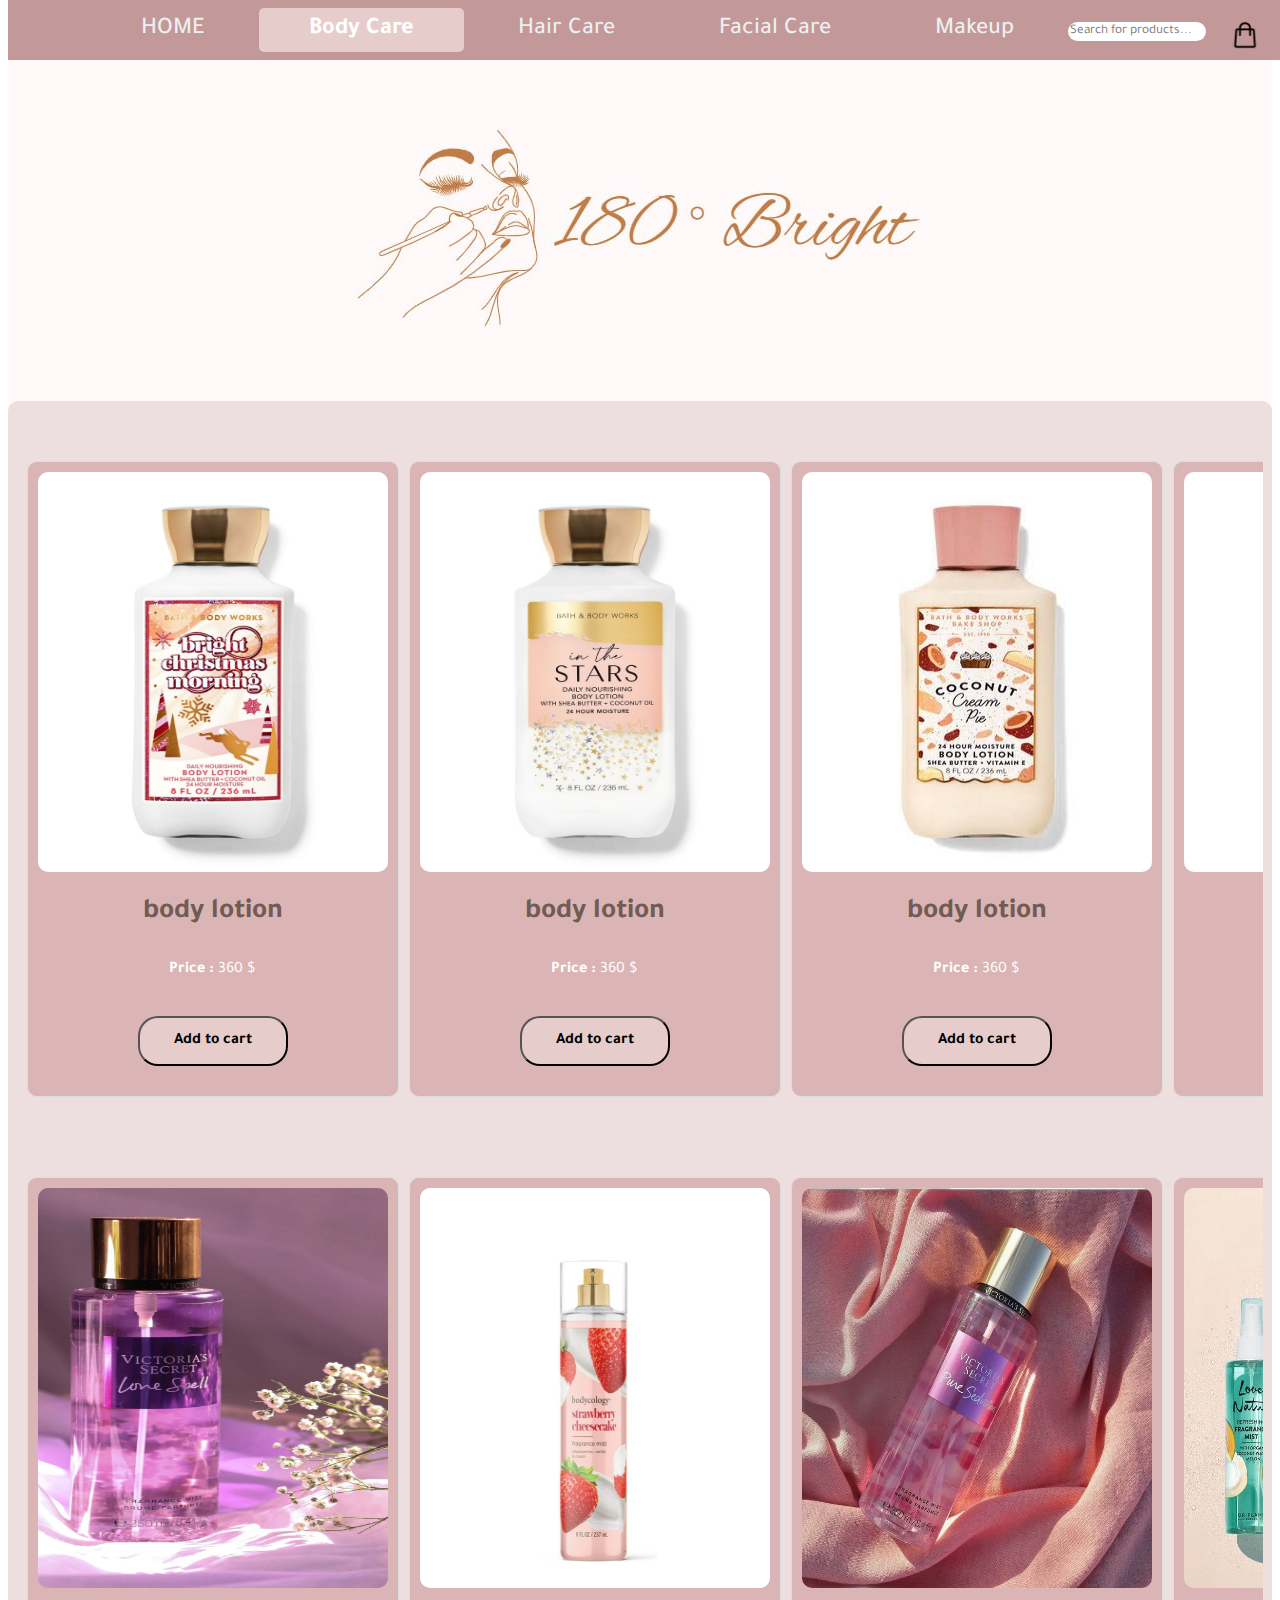
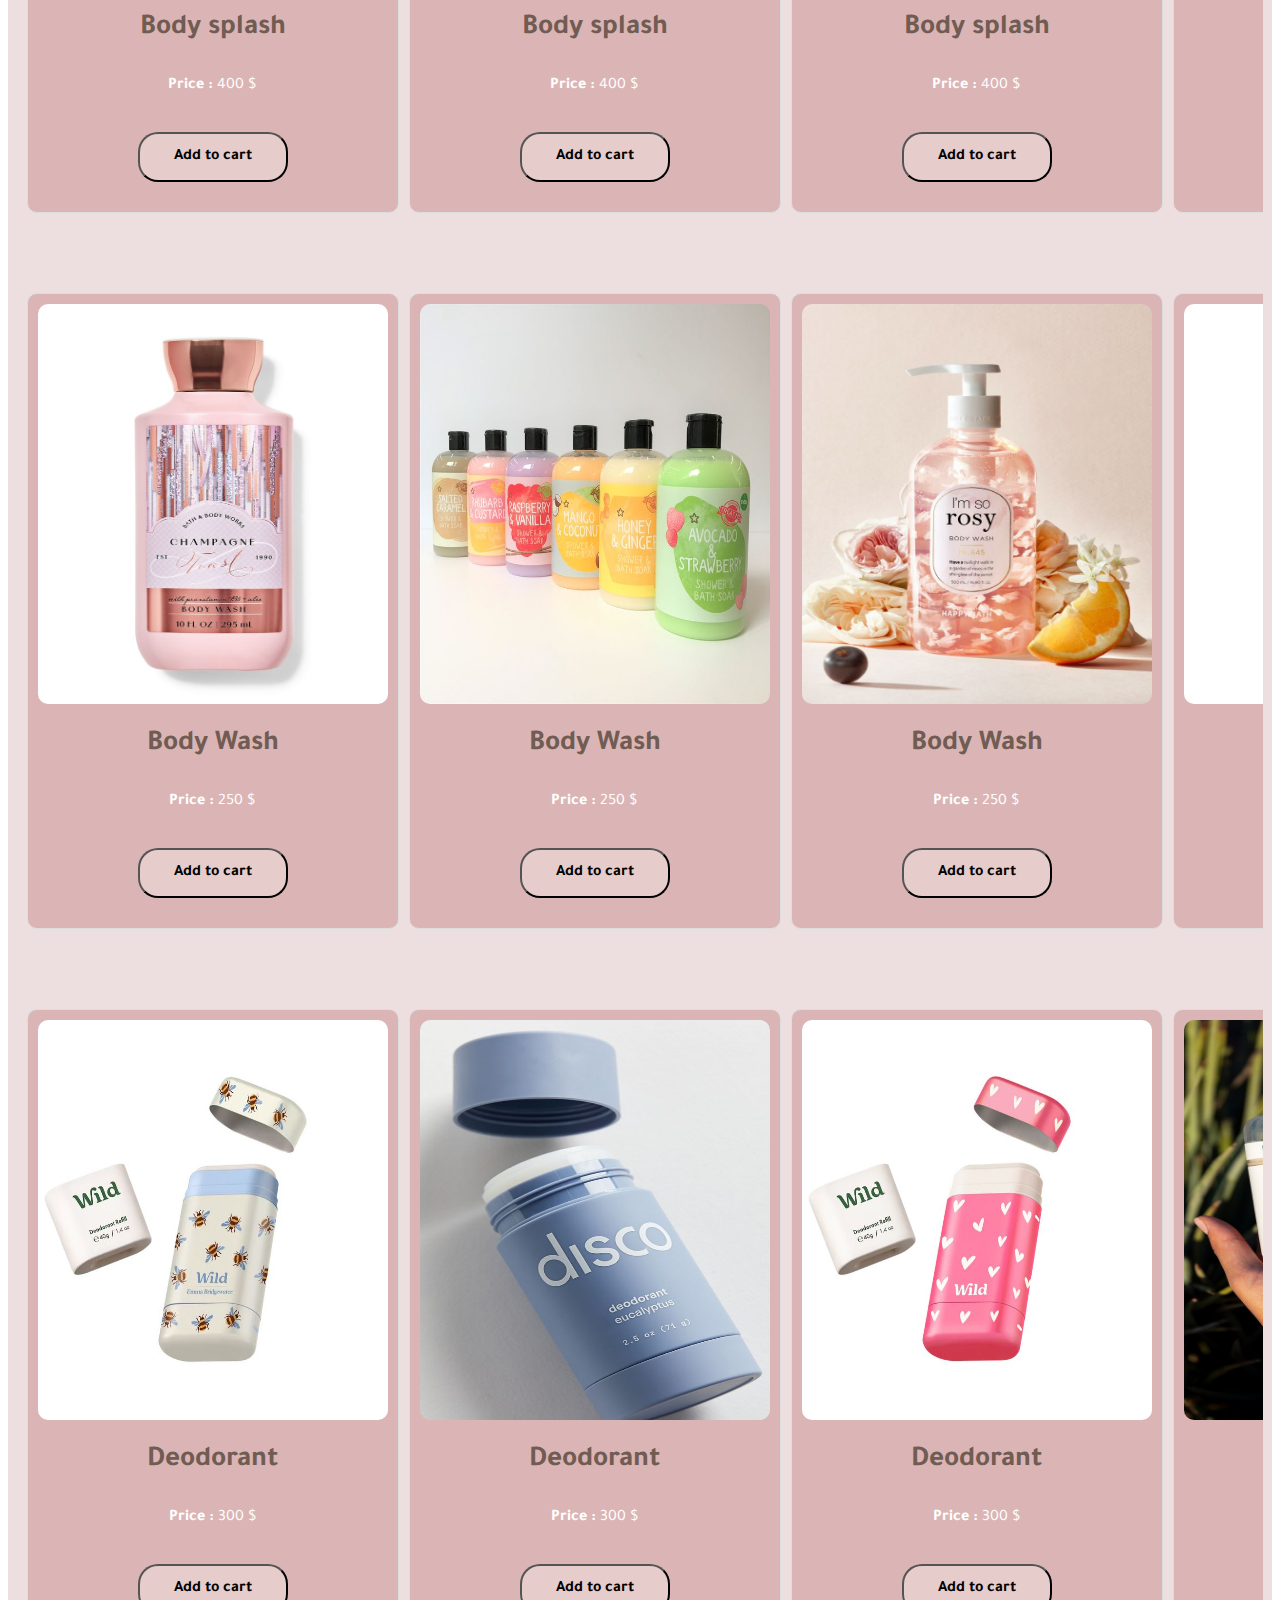
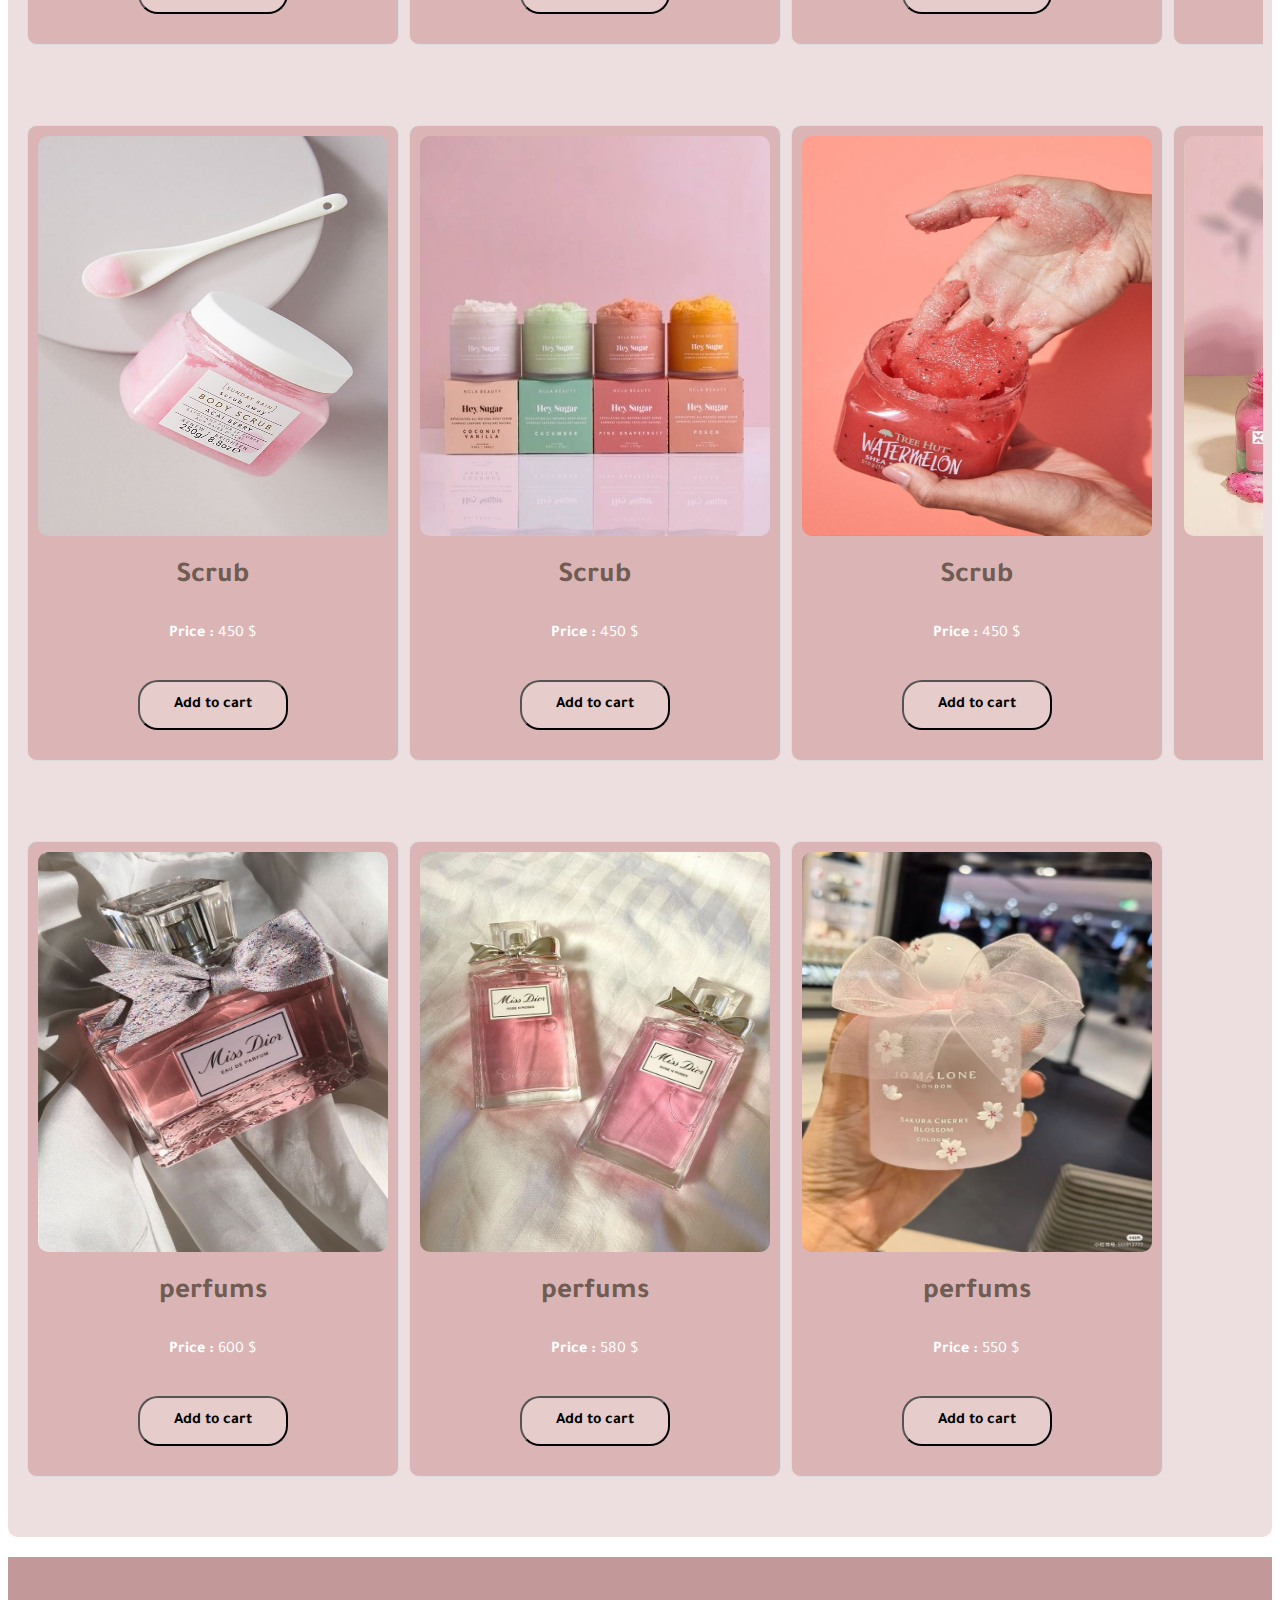
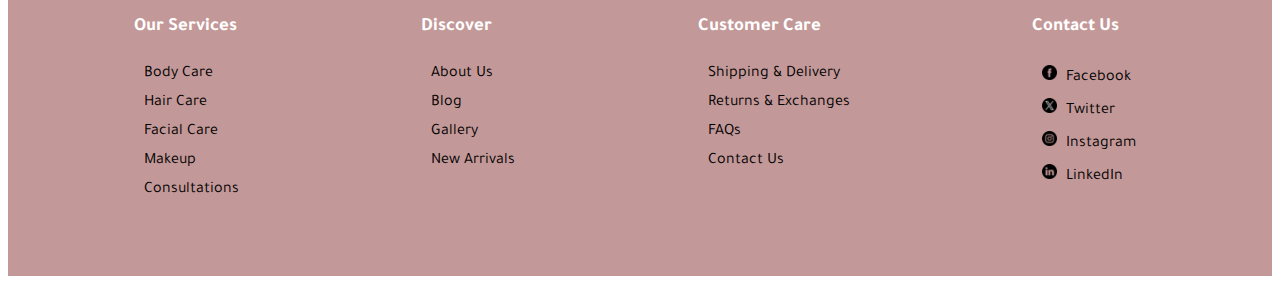
<file: body.html>
<!DOCTYPE html>
<html lang="en">
<head>
    <meta charset="UTF-8">
    <meta name="viewport" content="width=device-width, initial-scale=1.0">
    <title>Body Care</title>
    <link rel="stylesheet" href="CSS/all.css">
    <script src="script.js"></script>
</head>
<body>
    <nav class="navbar">
        <div class="navdiv">
            <a href="index.html">HOME</a>
            <a href="body.html" class="active">Body Care</a>
            <a href="hair.html">Hair Care</a>
            <a href="facial.html">Facial Care</a>
            <a href="makeup.html">Makeup</a>
            <input type="text" id="search-box" placeholder="Search for products...">

            <div class="cart-icon" onclick="toggleCart()">
                <img src="imgs/cart.png" alt="" height="30px" width="30px">
            </div>
        
            <div id="overlay" onclick="toggleCart()"></div>
            <div id="cart-popup">
                <h2>Your Cart</h2>
                <ul id="cart-items">
                    <!-- products added automatecally with js  -->
                </ul>
                <p>Total: $<span id="cart-total">0</span></p>
                <button class="close-btn" onclick="toggleCart()">Close</button>
            </div>
        </div>
    </nav>
        <div class="subcontainer">
            <div class="logo">
                <a href="#">
                    <img src="imgs/logo.jpg" alt="" >
                </a>
            </div>
            
            <div id="confirmation-message" style="position: fixed; top: 50%; left: 50%; transform: translate(-50%, -50%); background-color: rgba(0, 0, 0, 0.7); color: white; padding: 15px 30px; border-radius: 5px; display: none; font-size: 16px; z-index: 1000;">
            </div>

        <div class="BodyCare">
            <div class="product-container">
                <div class="product">
                    <img src="imgs/Bath & body body lotion.jpeg" alt="" width="200px" height="300">
                    <h4>body lotion</h4> <p><span><b>Price : </b></span> 360 $</p>
                <button onclick="addToCart(this, 'body lotion', 360 )">Add to cart</button><br>
                </div>
                <div class="product">
                    <img src="imgs/Bath & Body Lotion.jpeg" alt="" width="200px" height="300">
                    <h4>body lotion</h4> <p><span><b>Price : </b></span> 360 $</p>
                <button onclick="addToCart(this, 'body lotion 1', 360 )">Add to cart</button><br>
                </div>
                <div class="product">
                    <img src="imgs/body lotion.jpeg" alt="" width="200px" height="300">
                    <h4>body lotion</h4> <p><span><b>Price : </b></span> 360 $</p>
                <button onclick="addToCart(this, 'body lotion 2', 360 )">Add to cart</button><br>
                </div>
                <div class="product">
                    <img src="imgs/Pound Cake Body Lotion.jpeg" alt="" width="200px" height="300">
                    <h4>body lotion</h4> <p><span><b>Price : </b></span> 360 $</p>
                <button onclick="addToCart(this, 'body lotion 3', 360 )">Add to cart</button><br>
                </div>
            </div>
            
            <div class="product-container">
                <div class="product">
                    <img src="imgs/Victoria's Secret Love Spell.jpeg" alt="" width="150px" height="250">
                    <h4>Body splash</h4> <p><span><b>Price : </b></span> 400 $</p>
                <button onclick="addToCart(this, 'Body splash', 400)">Add to cart</button><br>
                </div>
                <div class="product">
                    <img src="imgs/body splash.jpeg" alt="" width="200px" height="250">
                    <h4>Body splash</h4> <p><span><b>Price : </b></span> 400 $</p>
                <button onclick="addToCart(this, 'Body splash 1', 400)">Add to cart</button><br>
                </div>
                <div class="product">
                    <img src="imgs/body splash victoria.jpeg" alt="" width="250" height="250">
                    <h4>Body splash</h4> <p><span><b>Price : </b></span> 400 $</p>
                <button onclick="addToCart(this, 'Body splash 2', 400)">Add to cart</button><br>
                </div>
                <div class="product">
                    <img src="imgs/body splash sit.jpeg" alt="" width="250" height="250">
                    <h4>Body splash</h4> <p><span><b>Price : </b></span> 400 $</p>
                <button onclick="addToCart(this, 'Body splash 3', 400)">Add to cart</button><br>
                </div>
            </div>
            <div class="product-container">
                <div class="product">
                    <img src="imgs/Bath & Body Body Wash.jpeg" alt="" width="200px" height="250">
                    <h4>Body Wash</h4> <p><span><b>Price : </b></span> 250 $</p>
                <button onclick="addToCart(this, 'Body Wash', 250)">Add to cart</button><br>
                </div>
                <div class="product">
                    <img src="imgs/body wash.jpeg" alt="" width="200px" height="250">
                    <h4>Body Wash</h4> <p><span><b>Price : </b></span> 250 $</p>
                <button onclick="addToCart(this, 'Body Wash 1', 250)">Add to cart</button><br>
                </div>
                <div class="product">
                    <img src="imgs/body wash1.jpeg" alt="" width="200px" height="250">
                    <h4>Body Wash</h4> <p><span><b>Price : </b></span> 250 $</p>
                <button onclick="addToCart(this, 'Body Wash 2', 250)">Add to cart</button><br>
                </div>
                <div class="product">
                    <img src="imgs/Pink Suede Body Wash.jpeg" alt="" width="200px" height="250">
                    <h4>Body Wash</h4> <p><span><b>Price : </b></span> 250 $</p>
                <button onclick="addToCart(this, 'Body Wash 3', 250)">Add to cart</button><br>
                </div>
            </div>
            <div class="product-container">
                <div class="product">
                    <img src="imgs/Natural Deodorants (1).jpeg" alt="" width="200px" height="200px">
                    <h4>Deodorant</h4>
                    <p><span><b>Price : </b></span> 300 $</p>
                <button onclick="addToCart(this, 'Deodorant', 300)">Add to cart</button><br>
                </div>
                <div class="product">
                    <img src="imgs/Natural Deodorant.jpeg" alt="" width="200px" height="250">
                    <h4>Deodorant</h4>
                    <p><span><b>Price : </b></span> 300 $</p>
                <button onclick="addToCart(this, 'Deodorant 1', 300)">Add to cart</button><br>
                </div>
                <div class="product">
                    <img src="imgs/Natural Deodorant(2).jpeg" alt="" width="200px" height="200px">
                    <h4>Deodorant</h4>
                    <p><span><b>Price : </b></span> 300 $</p>
                <button onclick="addToCart(this, 'Deodorant 2', 300)">Add to cart</button><br>
                </div>
                <div class="product">
                    <img src="imgs/Vegan Deodorant.jpeg" alt="" width="200px" height="250">
                    <h4>Deodorant</h4>
                    <p><span><b>Price : </b></span> 300 $</p>
                <button onclick="addToCart(this, 'Deodorant 3', 300)">Add to cart</button><br>
                </div>
            </div>
            <div class="product-container">
                <div class="product">
                    <img src="imgs/Berry Body Scrub.jpeg" alt="" width="200px" height="250">
                    <h4>Scrub</h4> <p><span><b>Price : </b></span> 450 $</p>
                <button onclick="addToCart(this, 'Scrub', 450)">Add to cart</button><br>
                </div>
                <div class="product">
                    <img src="imgs/Body scrubs.jpeg" alt="" width="200px" height="250">
                    <h4>Scrub</h4> <p><span><b>Price : </b></span> 450 $</p>
                <button onclick="addToCart(this, 'Scrub 1', 450)">Add to cart</button><br>
                </div> 
                <div class="product">
                    <img src="imgs/scrub Tree Hut.jpeg" alt="" width="200px" height="250">
                    <h4>Scrub</h4> <p><span><b>Price : </b></span> 450 $</p>
                <button onclick="addToCart(this, 'Scrub 2', 450)">Add to cart</button><br>
                </div>
                <div class="product">
                    <img src="imgs/scrub.jpg" alt="" width="200px" height="250">
                    <h4>Scrub</h4> <p><span><b>Price : </b></span> 450 $</p>
                <button onclick="addToCart(this, 'Scrub 3', 450)">Add to cart</button><br>
                </div>
            </div>
            <div class="product-container">
                <div class="product">
                    <img src="imgs/perfum.jpeg" alt="" width="200px" height="250">
                    <h4>perfums</h4> <p><span><b>Price : </b></span> 600 $</p>
                <button onclick="addToCart(this, 'perfums', 600)">Add to cart</button><br>
                </div>
                <div class="product">
                    <img src="imgs/perfums.jpeg" alt="" width="200px" height="250">
                    <h4>perfums</h4> <p><span><b>Price : </b></span> 580 $</p>
                <button onclick="addToCart(this, 'perfums 1', 600)">Add to cart</button><br>
                </div>
                <div class="product">
                    <img src="imgs/cute purfum.jpeg" alt="" width="200px" height="250">
                    <h4>perfums</h4> <p><span><b>Price : </b></span> 550 $</p>
                <button onclick="addToCart(this, 'perfums 2', 600)">Add to cart</button><br>
                </div>
            </div>
            
        </div>
        </div>

        <footer>
            <!-- Our Services Section -->
            <div class="our-services">
                <h3>Our Services</h3>
                <ul>
                    <li><a href="body.html">Body Care</a></li>
                    <li><a href="hair.html">Hair Care</a></li>
                    <li><a href="facial.html">Facial Care</a></li>
                    <li><a href="makeup.html">Makeup</a></li>
                    <li><a href="consultations.html">Consultations</a></li> <!-- استشارة مثلا -->
                </ul>
            </div>
        
            <!-- Discover Section -->
            <div class="discover">
                <h3>Discover</h3>
                <ul>
                    <li><a href="about.html">About Us</a></li>
                    <li><a href="blog.html">Blog</a></li>
                    <li><a href="gallery.html">Gallery</a></li>
                    <li><a href="new-arrivals.html">New Arrivals</a></li>
                </ul>
            </div>
        
            <!-- Customer Care Section -->
            <div class="customer-care">
                <h3>Customer Care</h3>
                <ul>
                    <li><a href="shipping.html">Shipping & Delivery</a></li>
                    <li><a href="returns.html">Returns & Exchanges</a></li>
                    <li><a href="faq.html">FAQs</a></li>
                    <li><a href="contact-us.html">Contact Us</a></li>
                </ul>
            </div>
            
            <!-- Optional: Contact Section -->
            <div class="contact">
                <h3>Contact Us</h3>
                <ul>
                    <li><a href="#"><img src="imgs/facebook.png" alt="Facebook" width="15" height="15"> Facebook</a></li>
                    <li><a href="#"><img src="imgs/twitter.png" alt="Twitter" width="15" height="15"> Twitter</a></li>
                    <li><a href="#"><img src="imgs/instagram.png" alt="Instagram" width="15" height="15"> Instagram</a></li>
                    <li><a href="#"><img src="imgs/linkedin.png" alt="LinkedIn" width="15" height="15"> LinkedIn</a></li>
                </ul>
            </div>
        </footer>
</body>
</html>
</file>
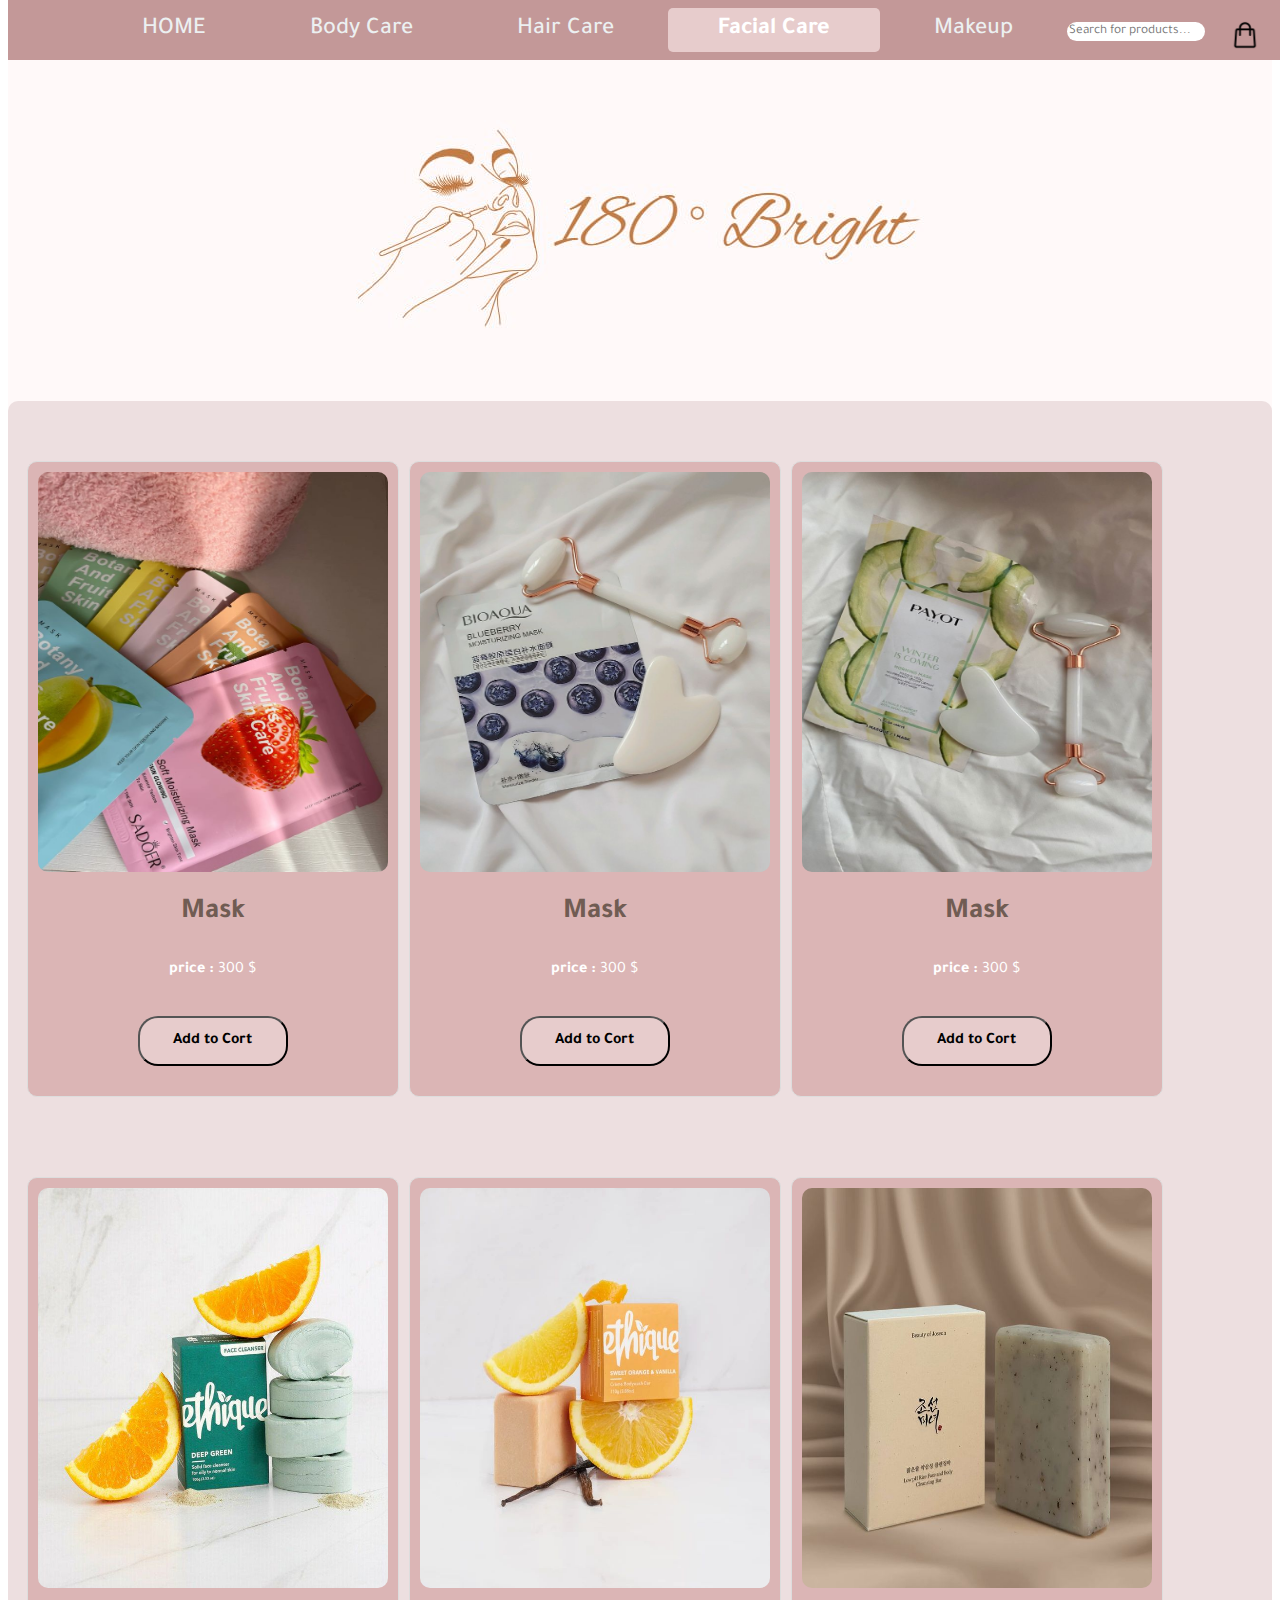
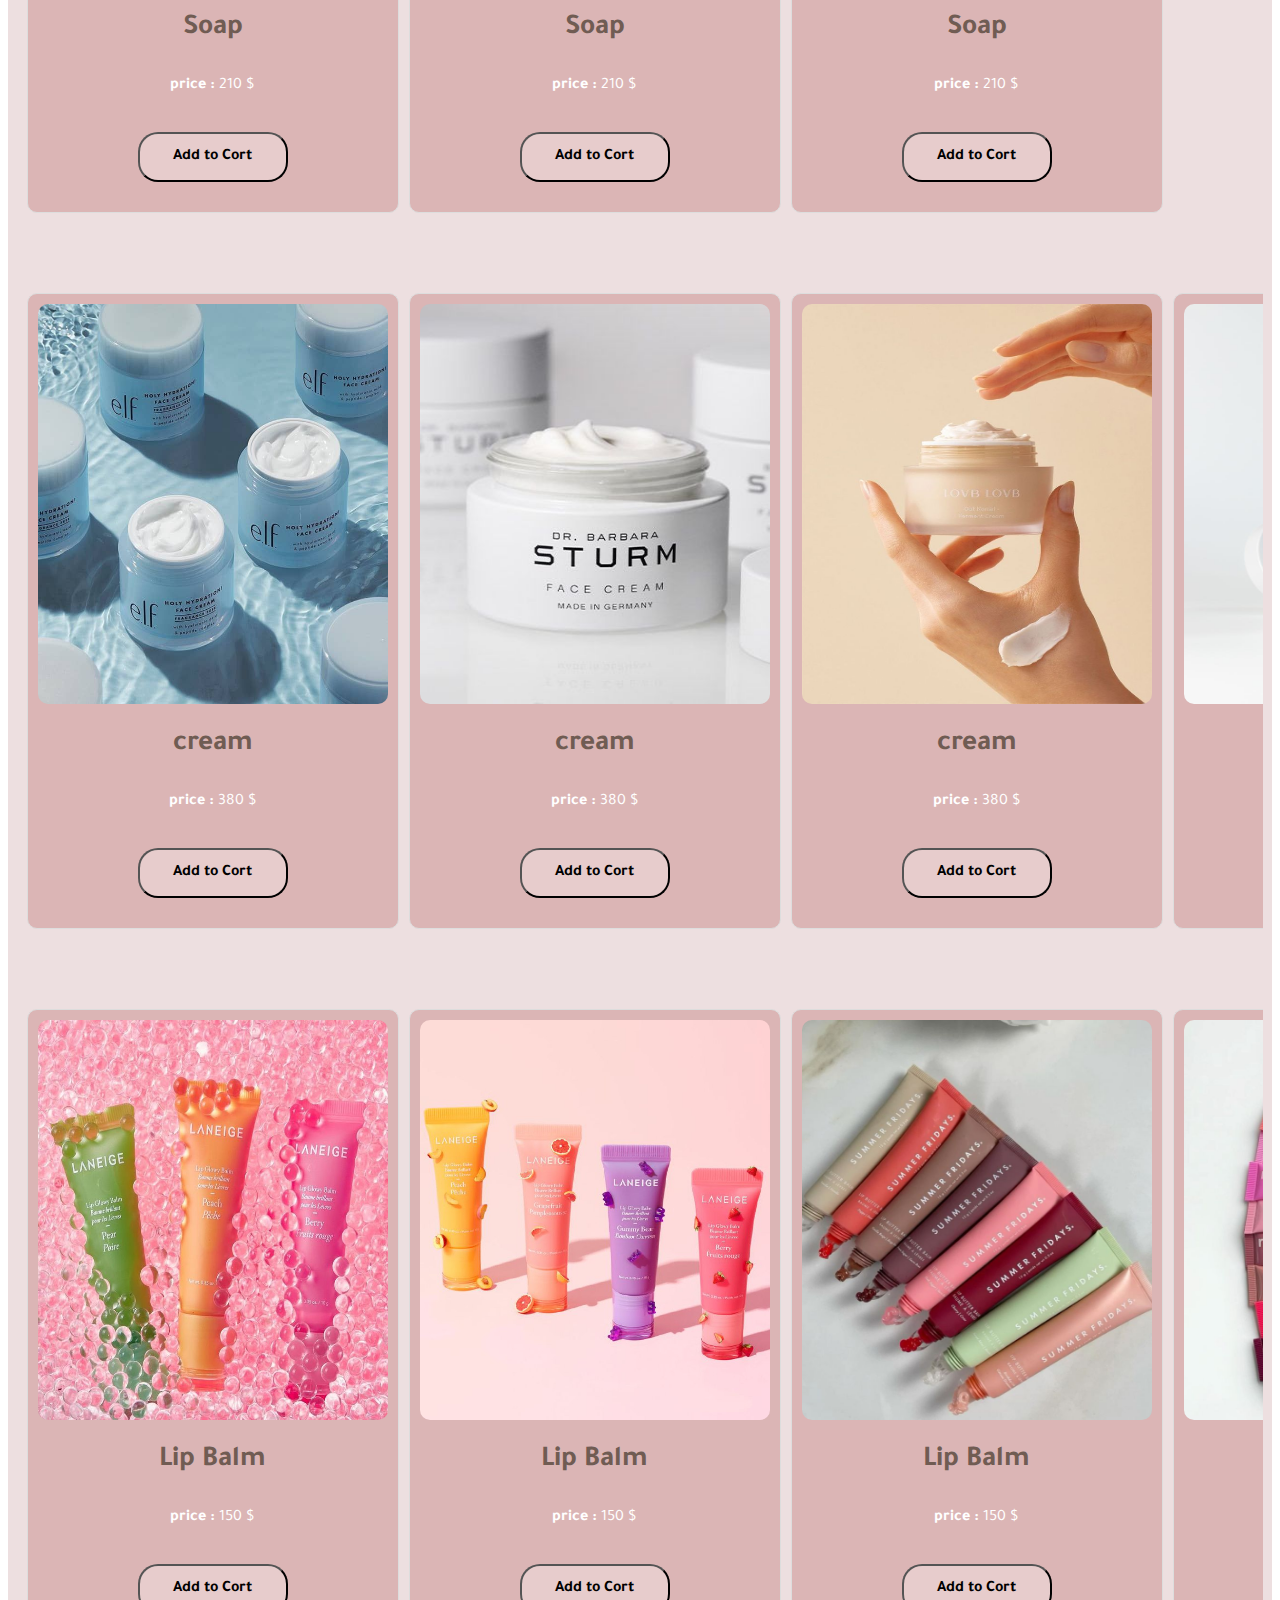
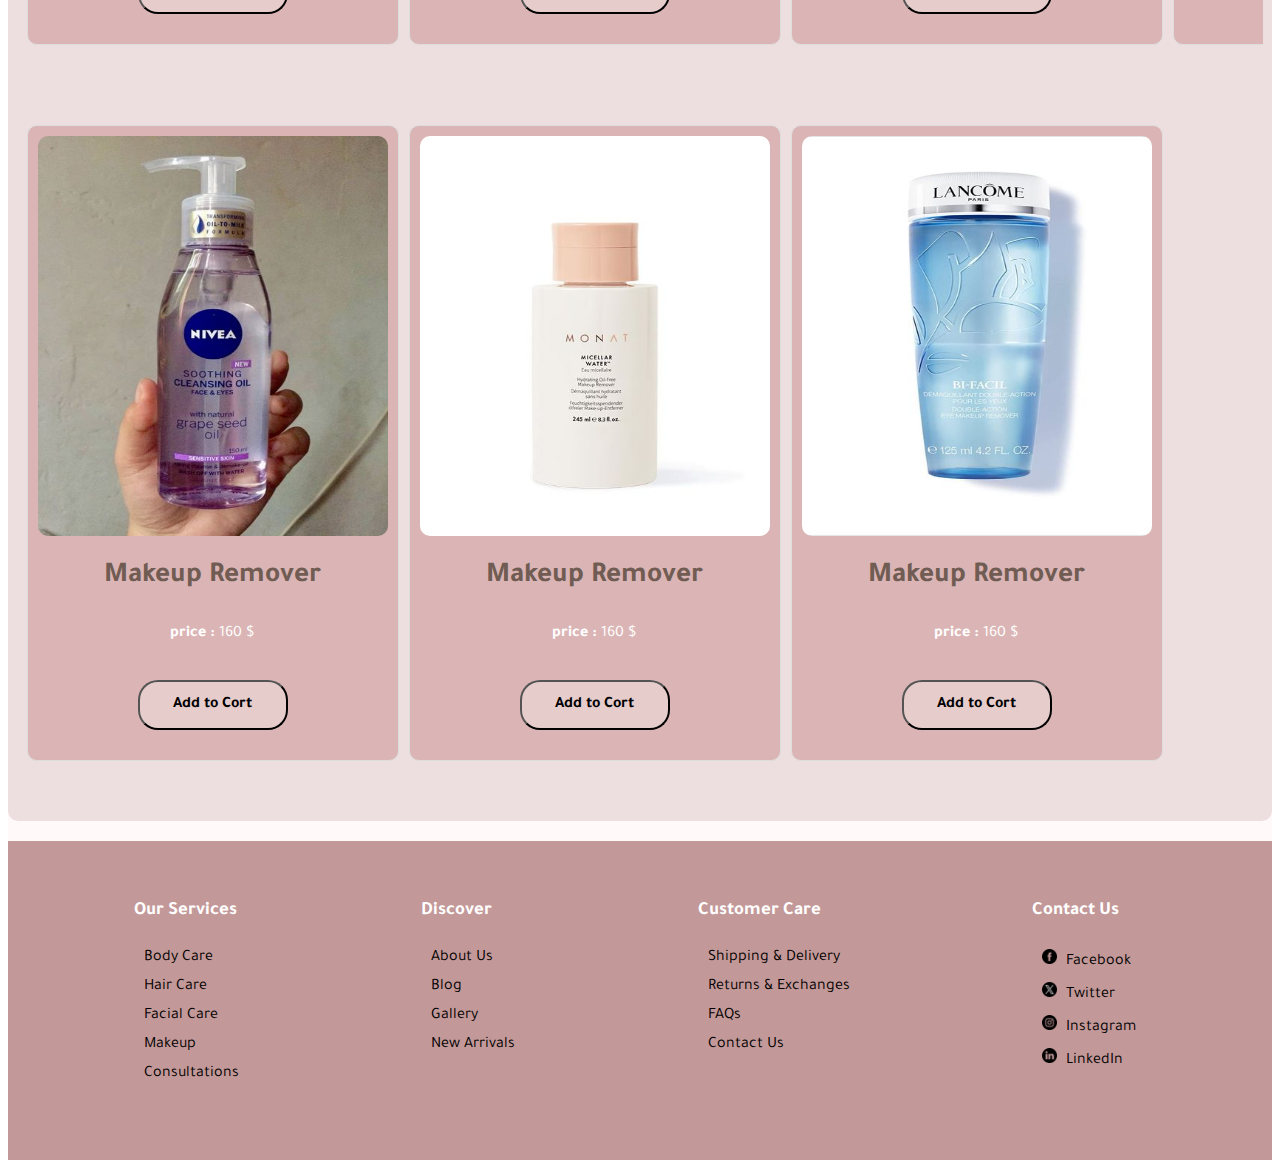
<file: facial.html>
<!DOCTYPE html>
<html lang="en">
<head>
    <meta charset="UTF-8">
    <meta name="viewport" content="width=device-width, initial-scale=1.0">
    <title>Facial Care</title>
    <link rel="stylesheet" href="CSS/all.css">
    <script src="script.js"></script>
</head>
<body>
    <nav class="navbar">
        <div class="navdiv">
            <a href="index.html">HOME</a>
            <a href="body.html">Body Care</a>
            <a href="hair.html">Hair Care</a>
            <a href="facial.html" class="active">Facial Care</a>
            <a href="makeup.html">Makeup</a>
            <input type="text" id="search-box" placeholder="Search for products...">
            <div class="cart-icon" onclick="toggleCart()">
                <img src="imgs/cart.png" alt="" height="30px" width="30px">
            </div>
        
            <div id="overlay" onclick="toggleCart()"></div>
            <div id="cart-popup">
                <h2>Your Cart</h2>
                <ul id="cart-items">
                    <!-- products added automatecally with js  -->
                </ul>
                <p>Total: $<span id="cart-total">0</span></p>
                <button class="close-btn" onclick="toggleCart()">Close</button>
            </div>
        </div>
    </nav>
        <div class="subcontainer">
            <div class="logo">
                <a href="#">
                    <img src="imgs/logo.jpg" alt="" >
                </a>
            </div>

            <div id="confirmation-message" style="position: fixed; top: 50%; left: 50%; transform: translate(-50%, -50%); background-color: rgba(0, 0, 0, 0.7); color: white; padding: 15px 30px; border-radius: 5px; display: none; font-size: 16px; z-index: 1000;"></div>


    <div class="facialcare">
        <div class="product-container">
        <div class="product">
            <img src="imgs/mask.jpg" alt="" width="200px" height="250">
            <h4>Mask</h4> <p><span><b>price : </b></span>300 $</p>
            <button onclick="addToCart(this, 'Mask', 300)">Add to Cort</button><br>
        </div>
        <div class="product">
            <img src="imgs/mask2.jpg" alt="" width="200px" height="250">
            <h4>Mask</h4> <p><span><b>price : </b></span>300 $</p>
            <button onclick="addToCart(this, 'Mask 1', 300)">Add to Cort</button><br>
        </div>
        <div class="product">
            <img src="imgs/mask3.jpg" alt="" width="200px" height="250">
            <h4>Mask</h4> <p><span><b>price : </b></span>300 $</p>
            <button onclick="addToCart(this, 'Mask 2', 300)">Add to Cort</button><br>
        </div>
        </div>
        <div class="product-container">
            <div class="product">
                <img src="imgs/soap.jpg" alt="" width="200px" height="250">
                <h4>Soap</h4> <p><span><b>price : </b></span>210 $</p>
                <button onclick="addToCart(this, 'Soap', 210)">Add to Cort</button><br>
            </div>
            <div class="product">
                <img src="imgs/soap2.jpg" alt="" width="200px" height="250">
                <h4>Soap</h4> <p><span><b>price : </b></span>210 $</p>
                <button onclick="addToCart(this, 'Soap 1', 210)">Add to Cort</button><br>
            </div>
            <div class="product">
                <img src="imgs/soap3.jpg" alt="" width="200px" height="250">
                <h4>Soap</h4> <p><span><b>price : </b></span>210 $</p>
                <button onclick="addToCart(this, 'Soap 2', 210)">Add to Cort</button><br>
            </div>
        </div>
        <div class="product-container">
            <div class="product">
                <img src="imgs/cream.jpg" alt="" width="200px" height="250">
                <h4>cream</h4> <p><span><b>price : </b></span>380 $</p>
                <button onclick="addToCart(this, 'Soap 1',380)">Add to Cort</button><br>
            </div>
            <div class="product">
                <img src="imgs/cream2.jpg" alt="" width="200px" height="250">
                <h4>cream</h4> <p><span><b>price : </b></span>380 $</p>
                <button onclick="addToCart(this, 'cream',380)">Add to Cort</button><br>
            </div>
            <div class="product">
                <img src="imgs/cream3.jpg" alt="" width="200px" height="250">
                <h4>cream</h4> <p><span><b>price : </b></span>380 $</p>
                <button onclick="addToCart(this, 'cream 1',380)">Add to Cort</button><br>
            </div>
            <div class="product">
                <img src="imgs/cream4.jpg" alt="" width="200px" height="250">
                <h4>Cream</h4> <p><span><b>price : </b></span>380 $</p>
                <button onclick="addToCart(this, 'cream 2',380)">Add to Cort</button><br>
            </div>
            
        </div>
        <div class="product-container">
            <div class="product">
                <img src="imgs/lip balm.jpg" alt="" width="200px" height="250">
                <h4>Lip Balm</h4> <p><span><b>price : </b></span>150 $</p>
                <button onclick="addToCart(this, 'Lip Balm', 150)">Add to Cort</button><br>
            </div>
            <div class="product">
                <img src="imgs/lip balm2.jpg" alt="" width="200px" height="250">
                <h4>Lip Balm</h4> <p><span><b>price : </b></span>150 $</p>
                <button onclick="addToCart(this, 'Lip Balm 1', 150)">Add to Cort</button><br>
            </div>
            <div class="product">
                <img src="imgs/lip balm1.jpeg" alt="" width="200px" height="250">
                <h4>Lip Balm</h4> <p><span><b>price : </b></span>150 $</p>
                <button onclick="addToCart(this, 'Lip Balm 2', 150)">Add to Cort</button><br>
            </div>
            <div class="product">
                <img src="imgs/lip balm2.jpeg" alt="" width="200px" height="250">
                <h4>Lip Balm</h4> <p><span><b>price : </b></span>150 $</p>
                <button onclick="addToCart(this, 'Lip Balm 3', 150)">Add to Cort</button><br>
            </div>
        </div>
        <div class="product-container">
            <div class="product">
                <img src="imgs/makeupremover1.jpg" alt="" width="200px" height="250">
                <h4>Makeup Remover</h4> <p><span><b>price : </b></span>160 $</p>
                <button onclick="addToCart(this, 'Makeup Remover',160 )">Add to Cort</button><br>
            </div>
            <div class="product">
                <img src="imgs/makeupremover2.jpg" alt="" width="200px" height="250">
                <h4>Makeup Remover</h4> <p><span><b>price : </b></span>160 $</p>
                <button onclick="addToCart(this, 'Makeup Remover 1', 160)">Add to Cort</button><br>
            </div>
            <div class="product">
                <img src="imgs/makeupremover6.jpg" alt="" width="200px" height="250">
                <h4>Makeup Remover</h4> <p><span><b>price : </b></span>160 $</p>
                <button onclick="addToCart(this, 'Makeup Remover 2', 160)">Add to Cort</button><br>
            </div>
        </div>
    </div>

    <footer>
        <!-- Our Services Section -->
        <div class="our-services">
            <h3>Our Services</h3>
            <ul>
                <li><a href="body.html">Body Care</a></li>
                <li><a href="hair.html">Hair Care</a></li>
                <li><a href="facial.html">Facial Care</a></li>
                <li><a href="makeup.html">Makeup</a></li>
                <li><a href="consultations.html">Consultations</a></li> <!-- استشارة مثلا -->
            </ul>
        </div>
    
        <!-- Discover Section -->
        <div class="discover">
            <h3>Discover</h3>
            <ul>
                <li><a href="about.html">About Us</a></li>
                <li><a href="blog.html">Blog</a></li>
                <li><a href="gallery.html">Gallery</a></li>
                <li><a href="new-arrivals.html">New Arrivals</a></li>
            </ul>
        </div>
    
        <!-- Customer Care Section -->
        <div class="customer-care">
            <h3>Customer Care</h3>
            <ul>
                <li><a href="shipping.html">Shipping & Delivery</a></li>
                <li><a href="returns.html">Returns & Exchanges</a></li>
                <li><a href="faq.html">FAQs</a></li>
                <li><a href="contact-us.html">Contact Us</a></li>
            </ul>
        </div>
        
        <!-- Optional: Contact Section -->
        <div class="contact">
            <h3>Contact Us</h3>
            <ul>
                <li><a href="#"><img src="imgs/facebook.png" alt="Facebook" width="15" height="15"> Facebook</a></li>
                <li><a href="#"><img src="imgs/twitter.png" alt="Twitter" width="15" height="15"> Twitter</a></li>
                <li><a href="#"><img src="imgs/instagram.png" alt="Instagram" width="15" height="15"> Instagram</a></li>
                <li><a href="#"><img src="imgs/linkedin.png" alt="LinkedIn" width="15" height="15"> LinkedIn</a></li>
            </ul>
        </div>
    </footer>
</body>
</html>
</file>
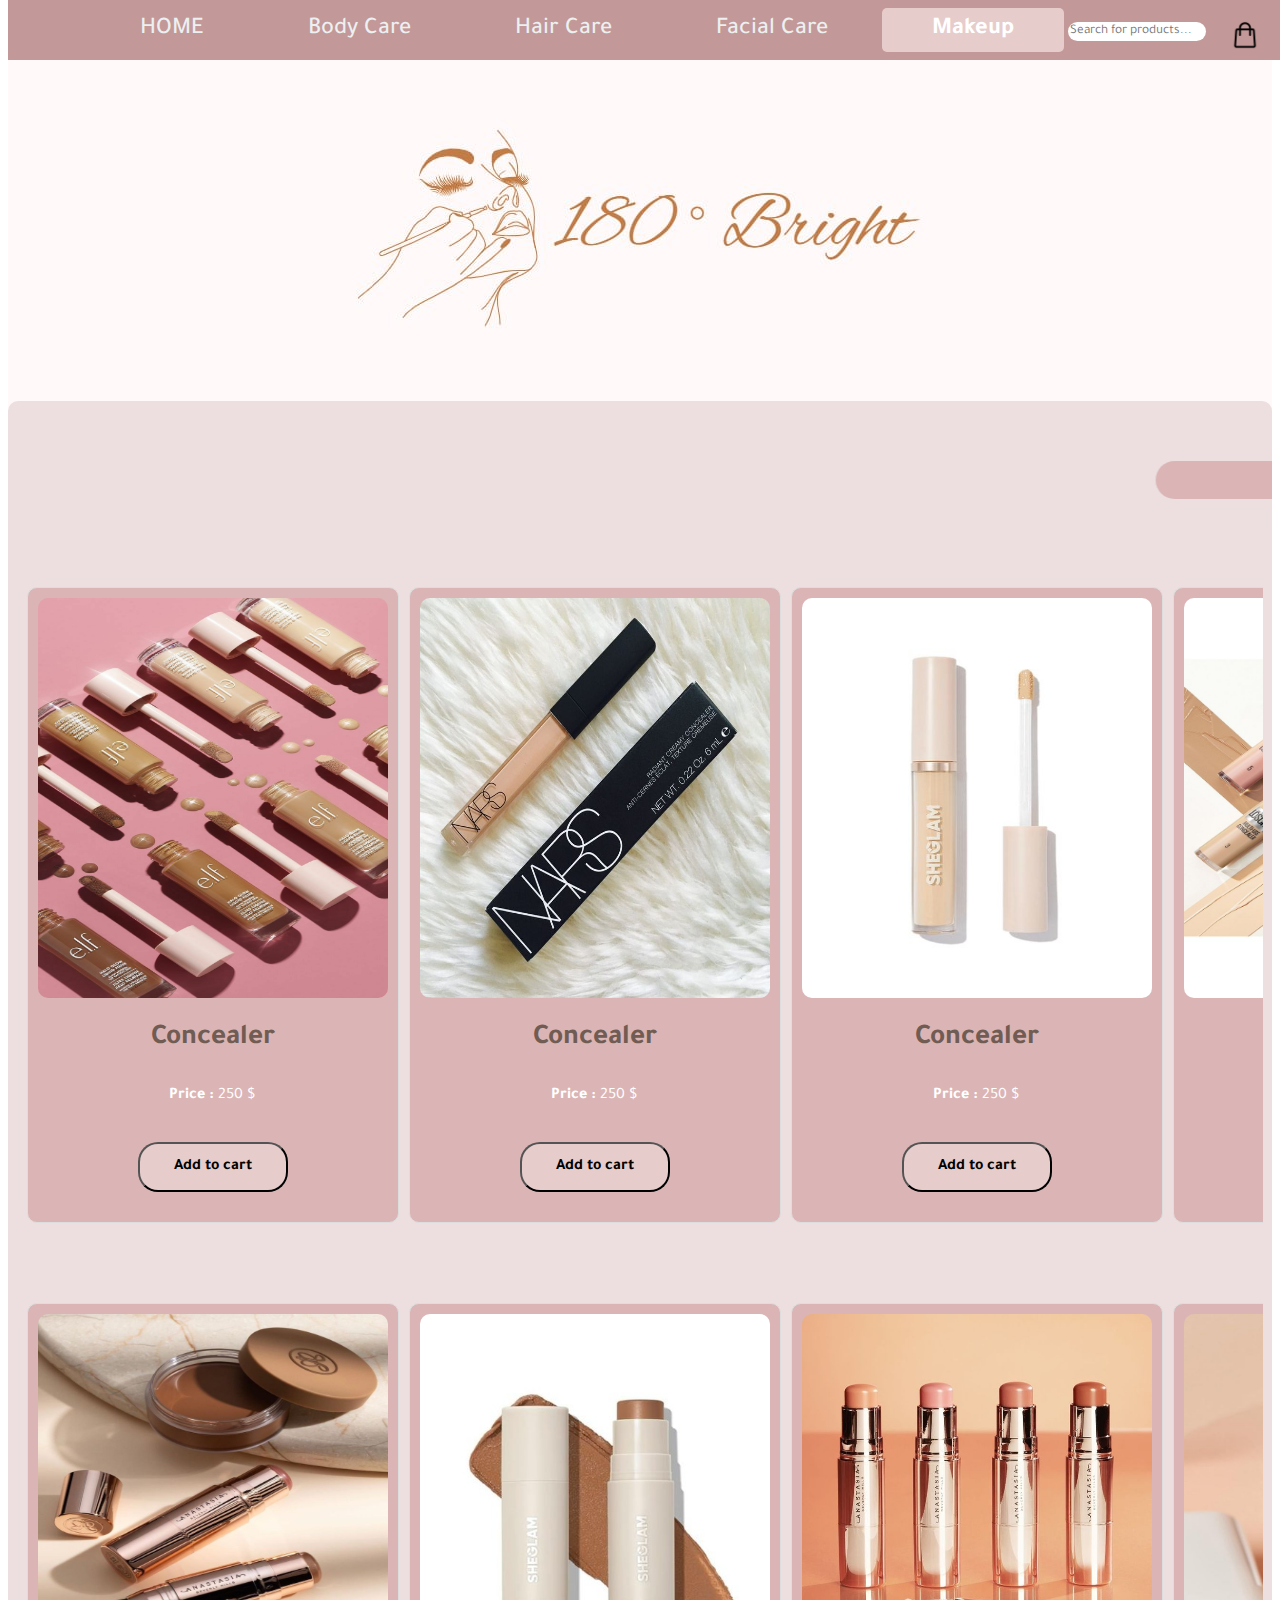
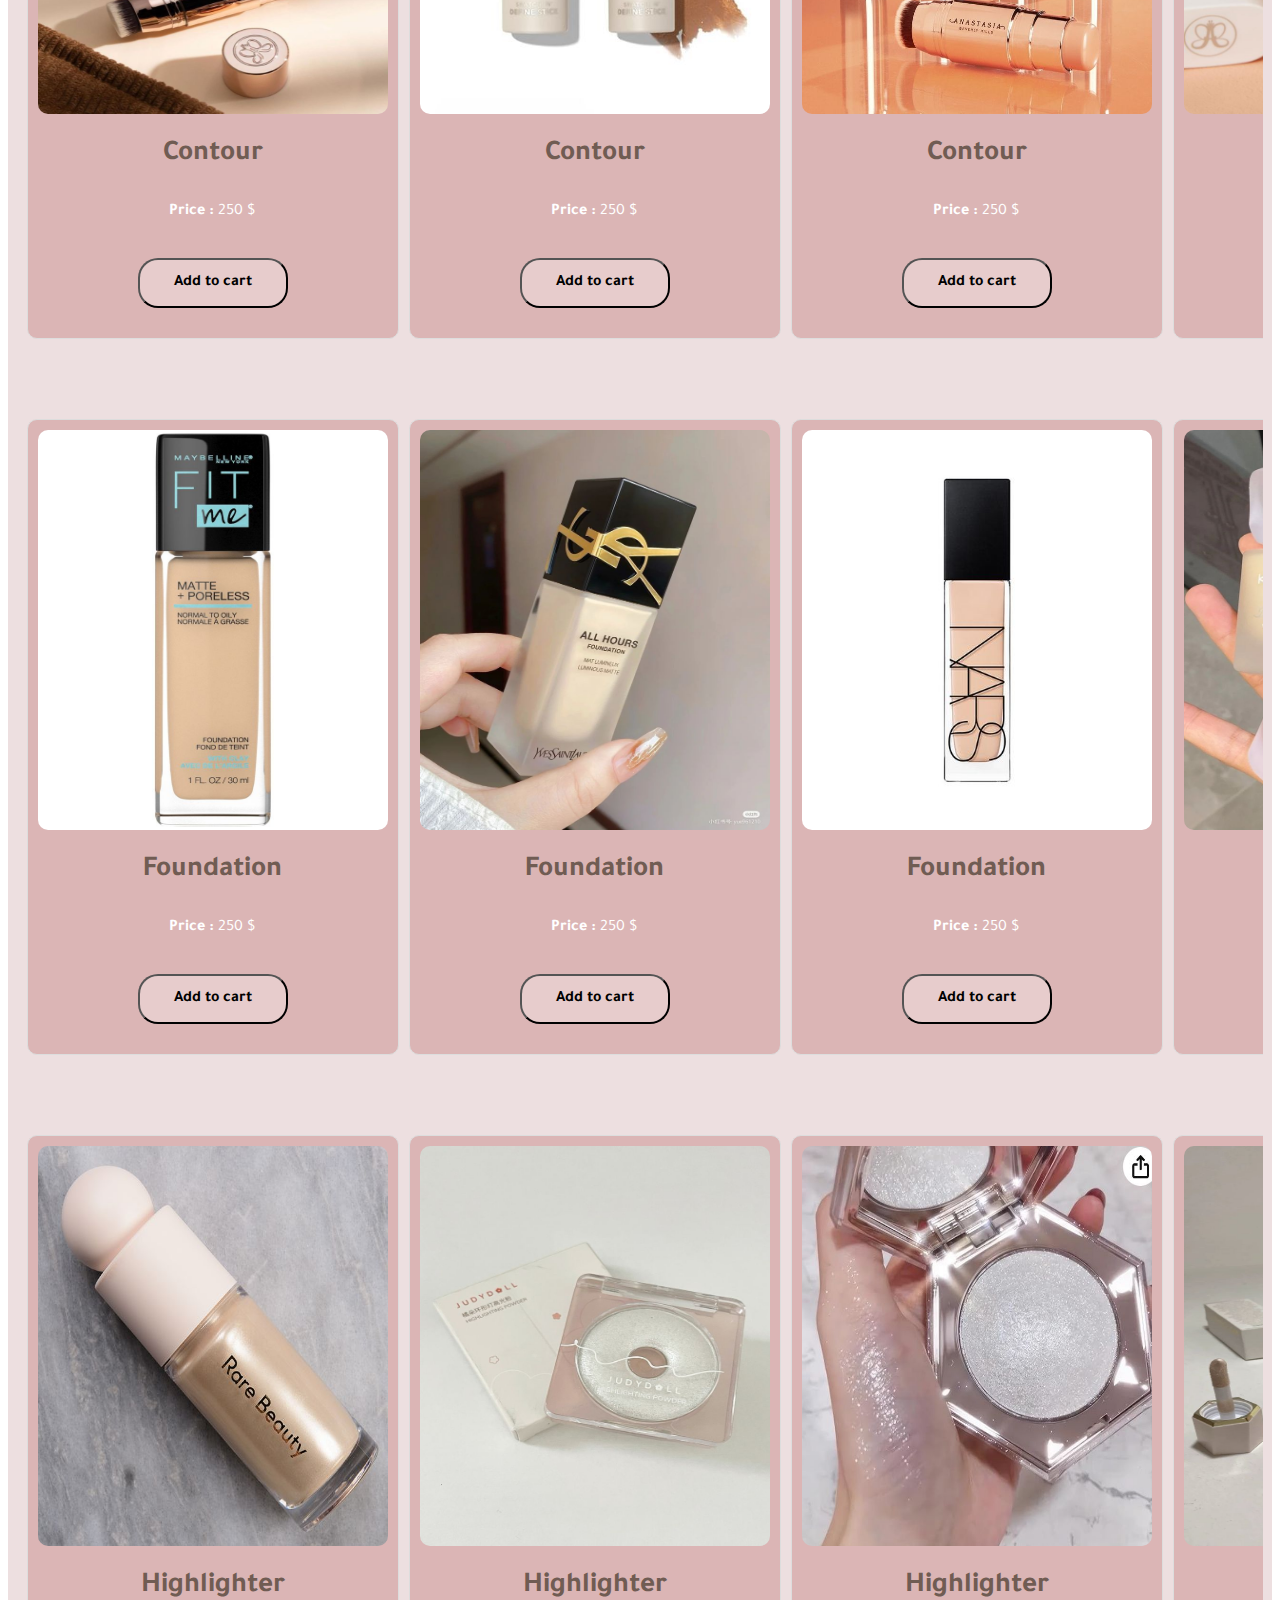
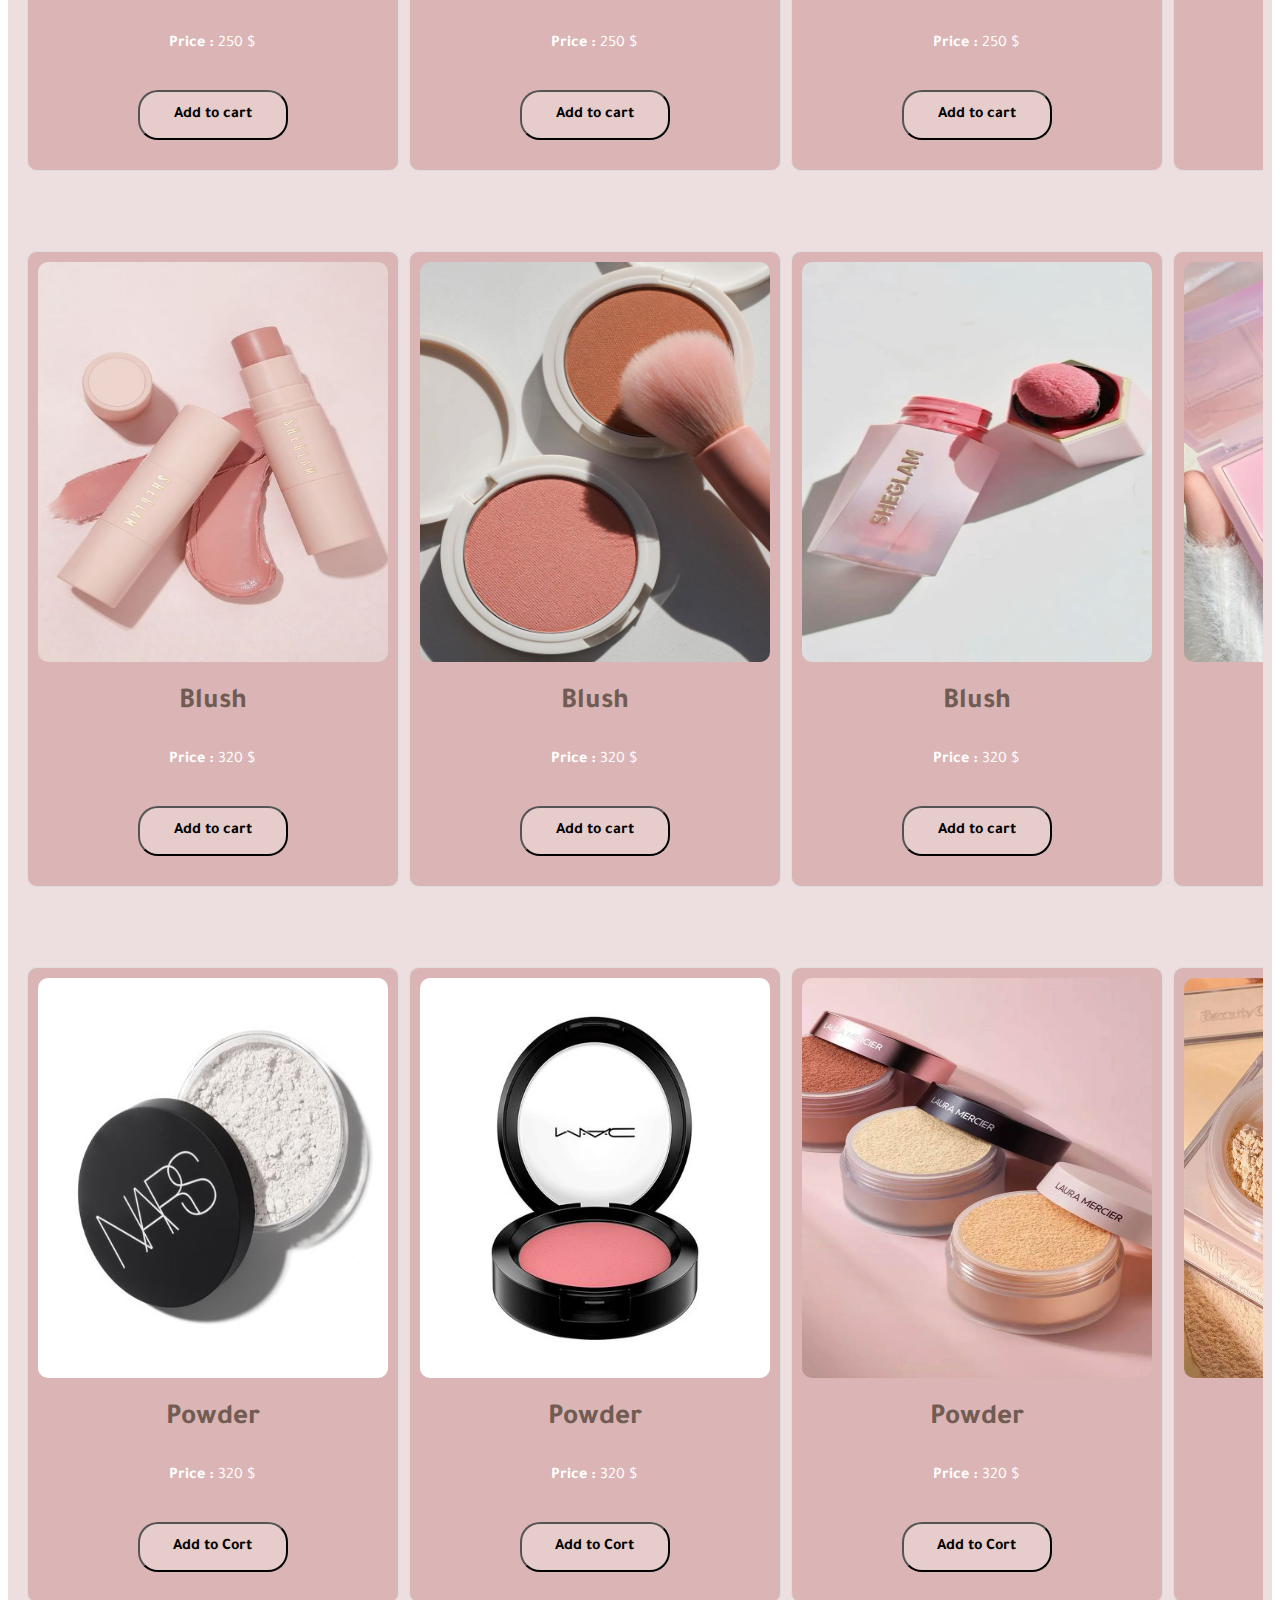
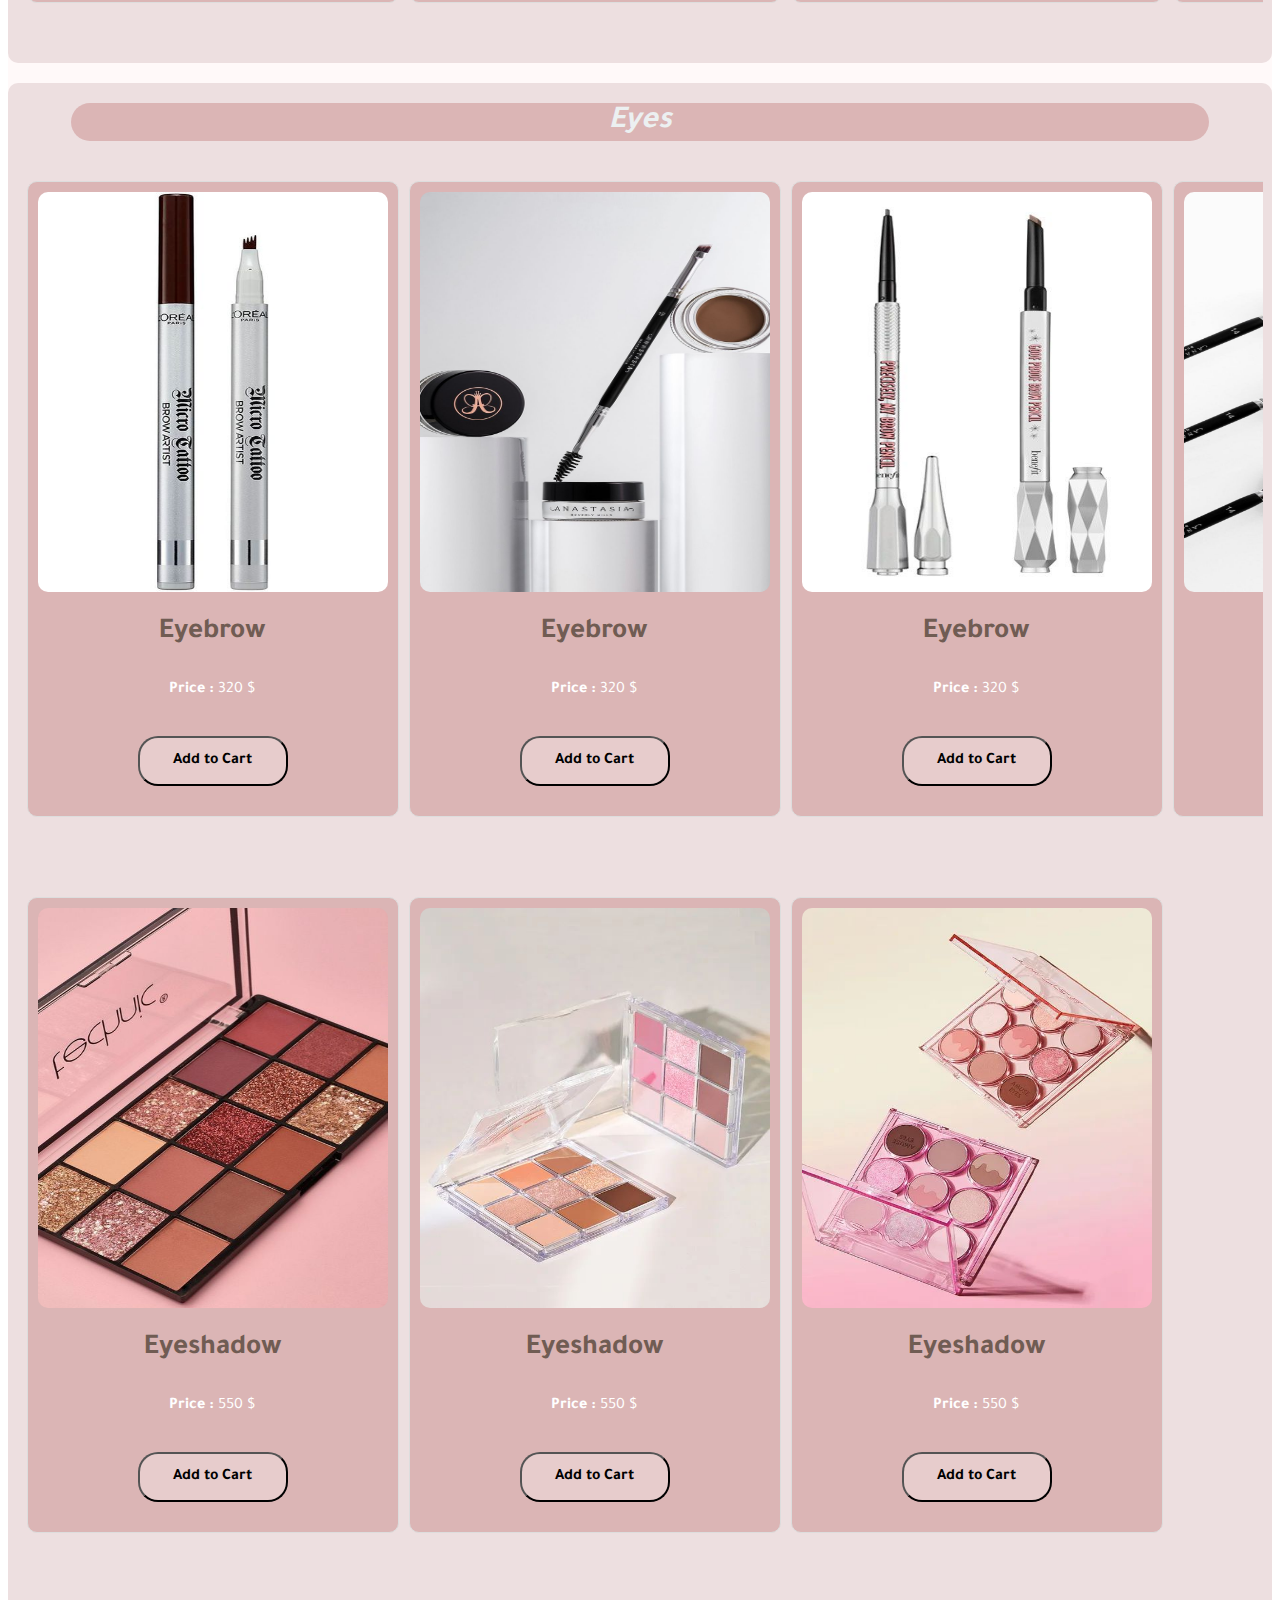
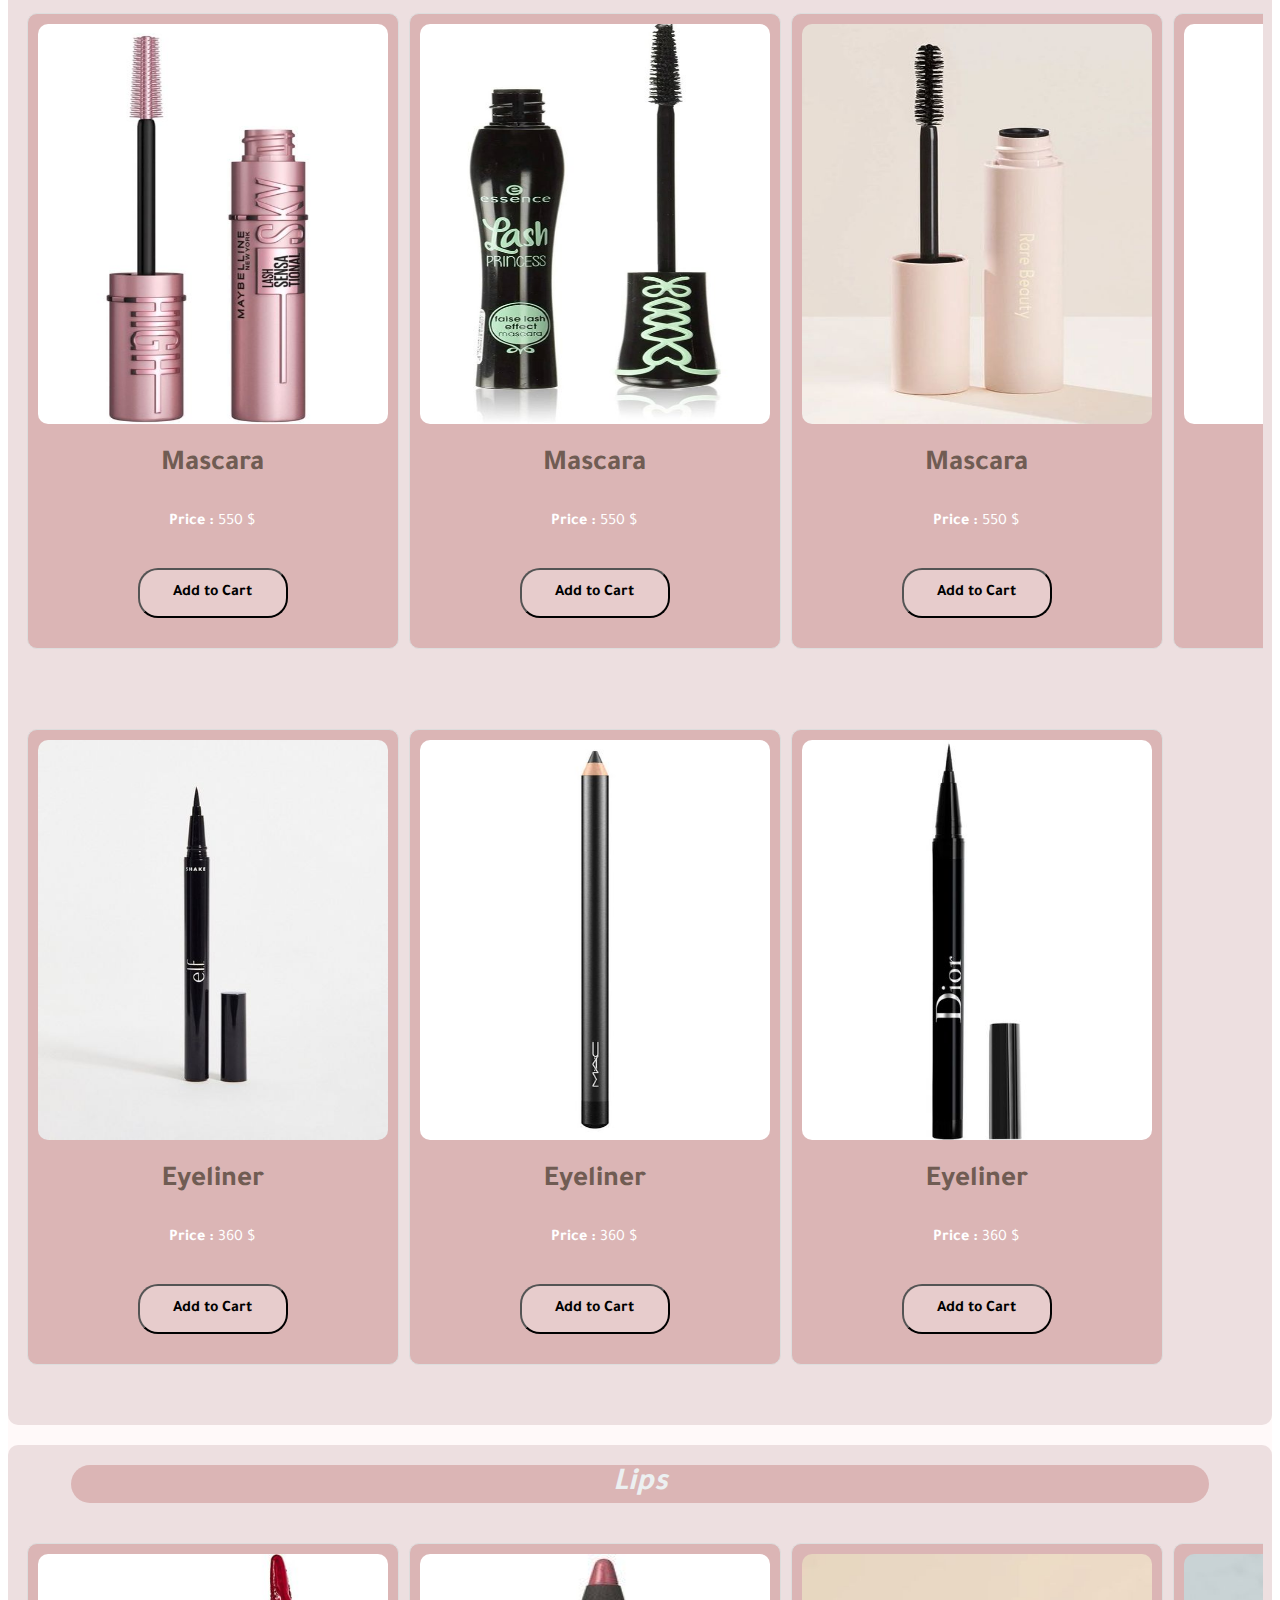
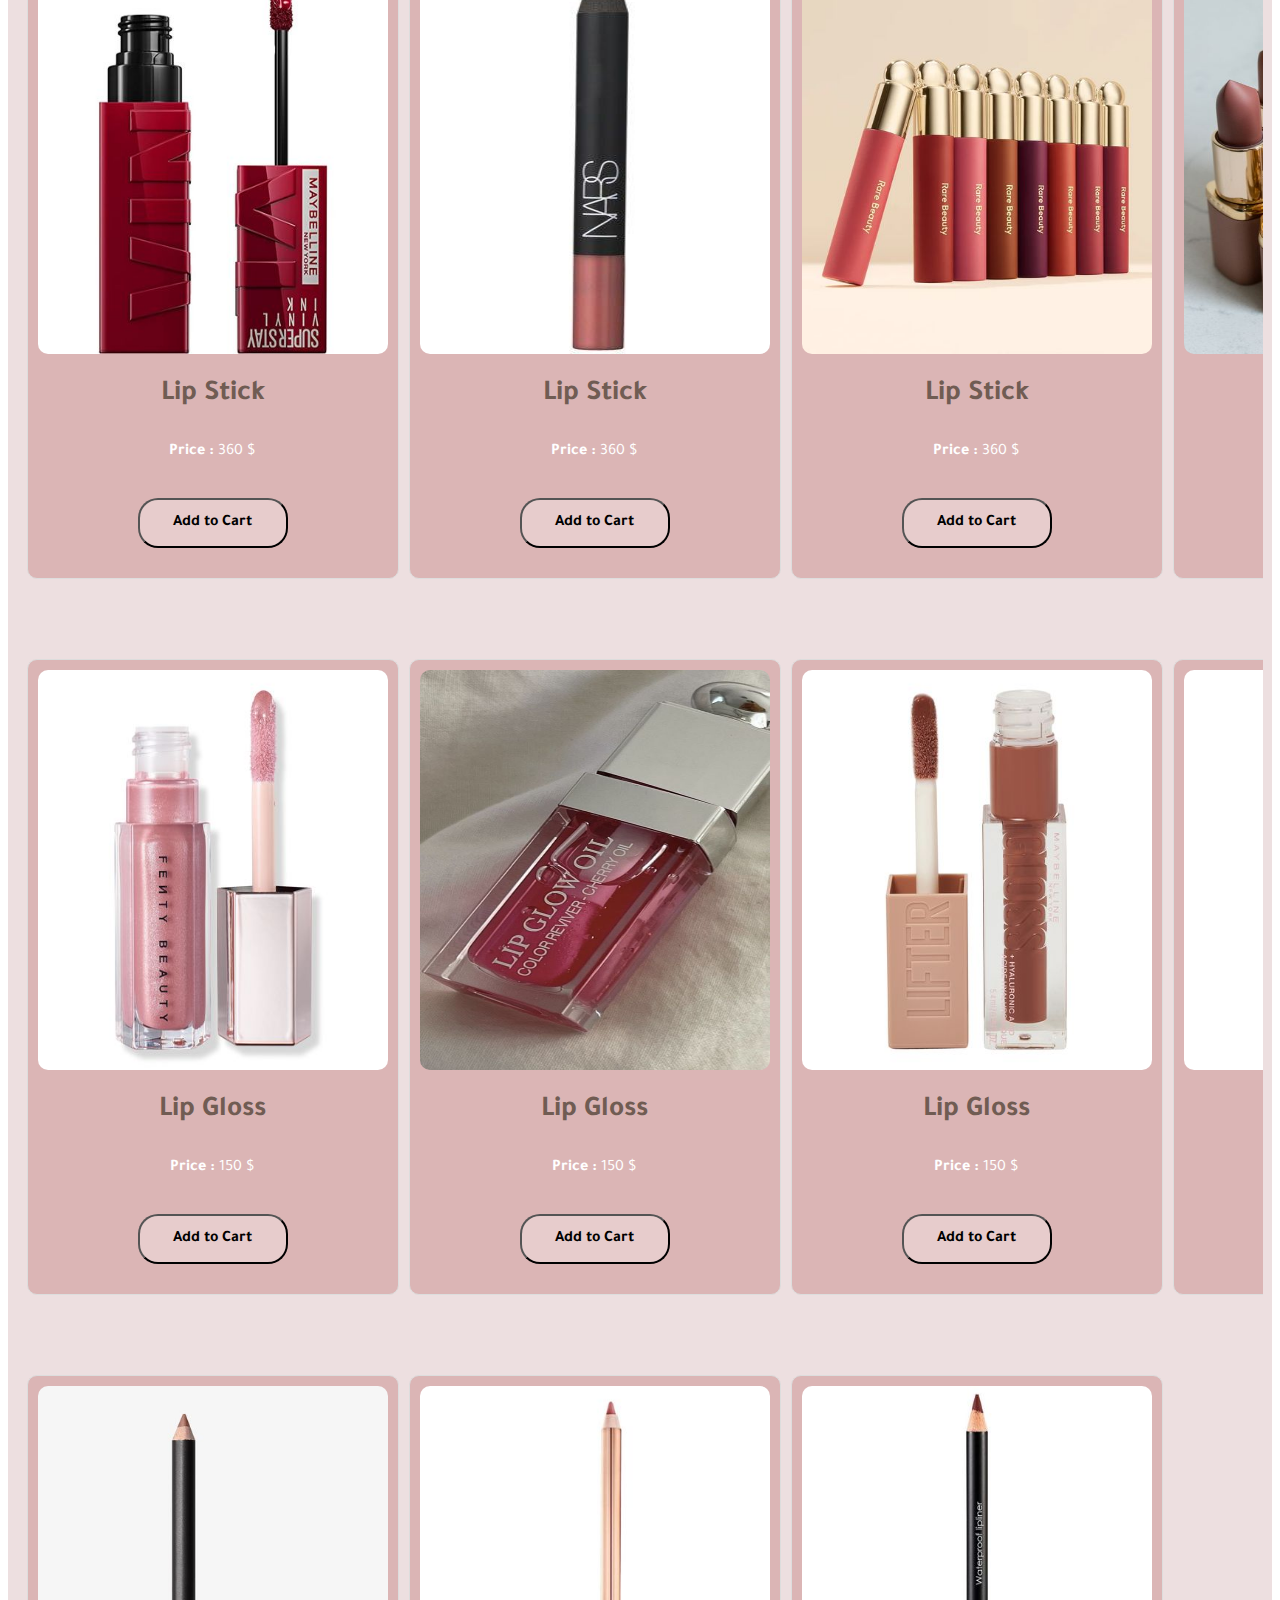
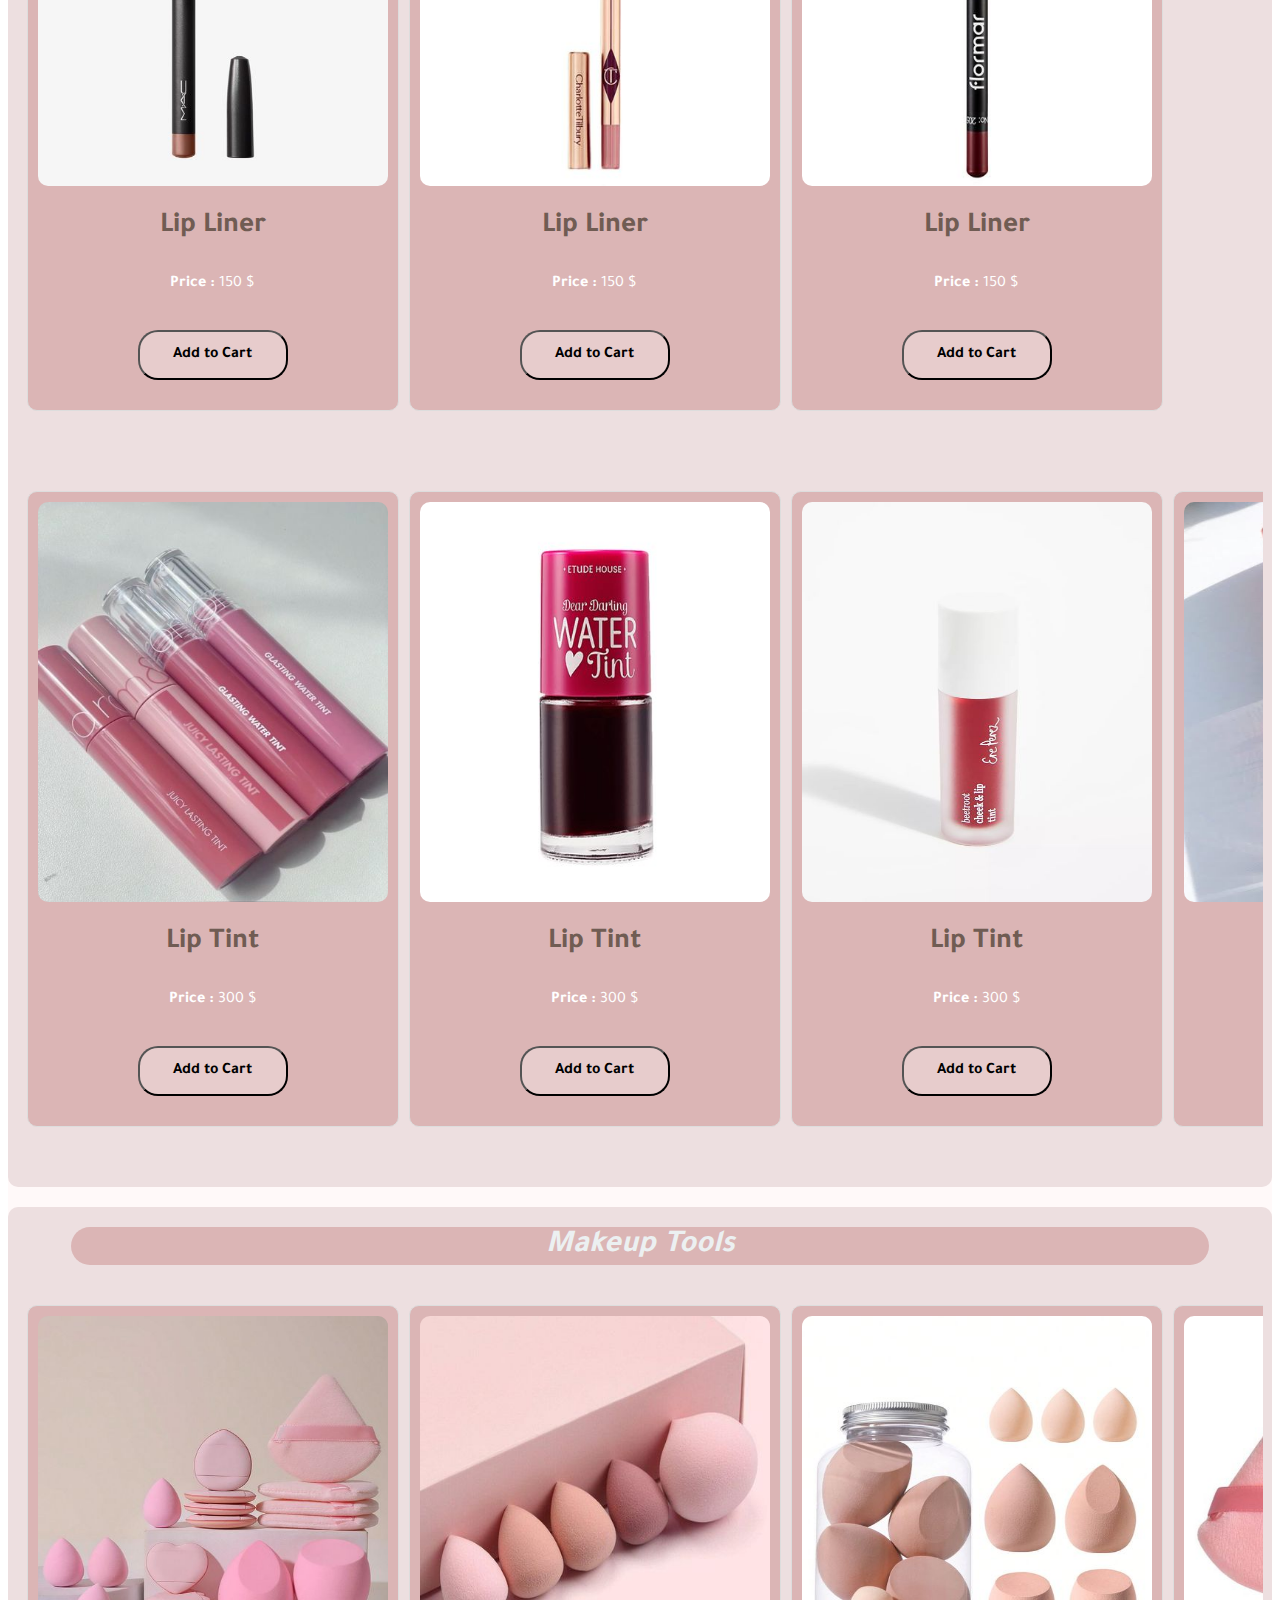
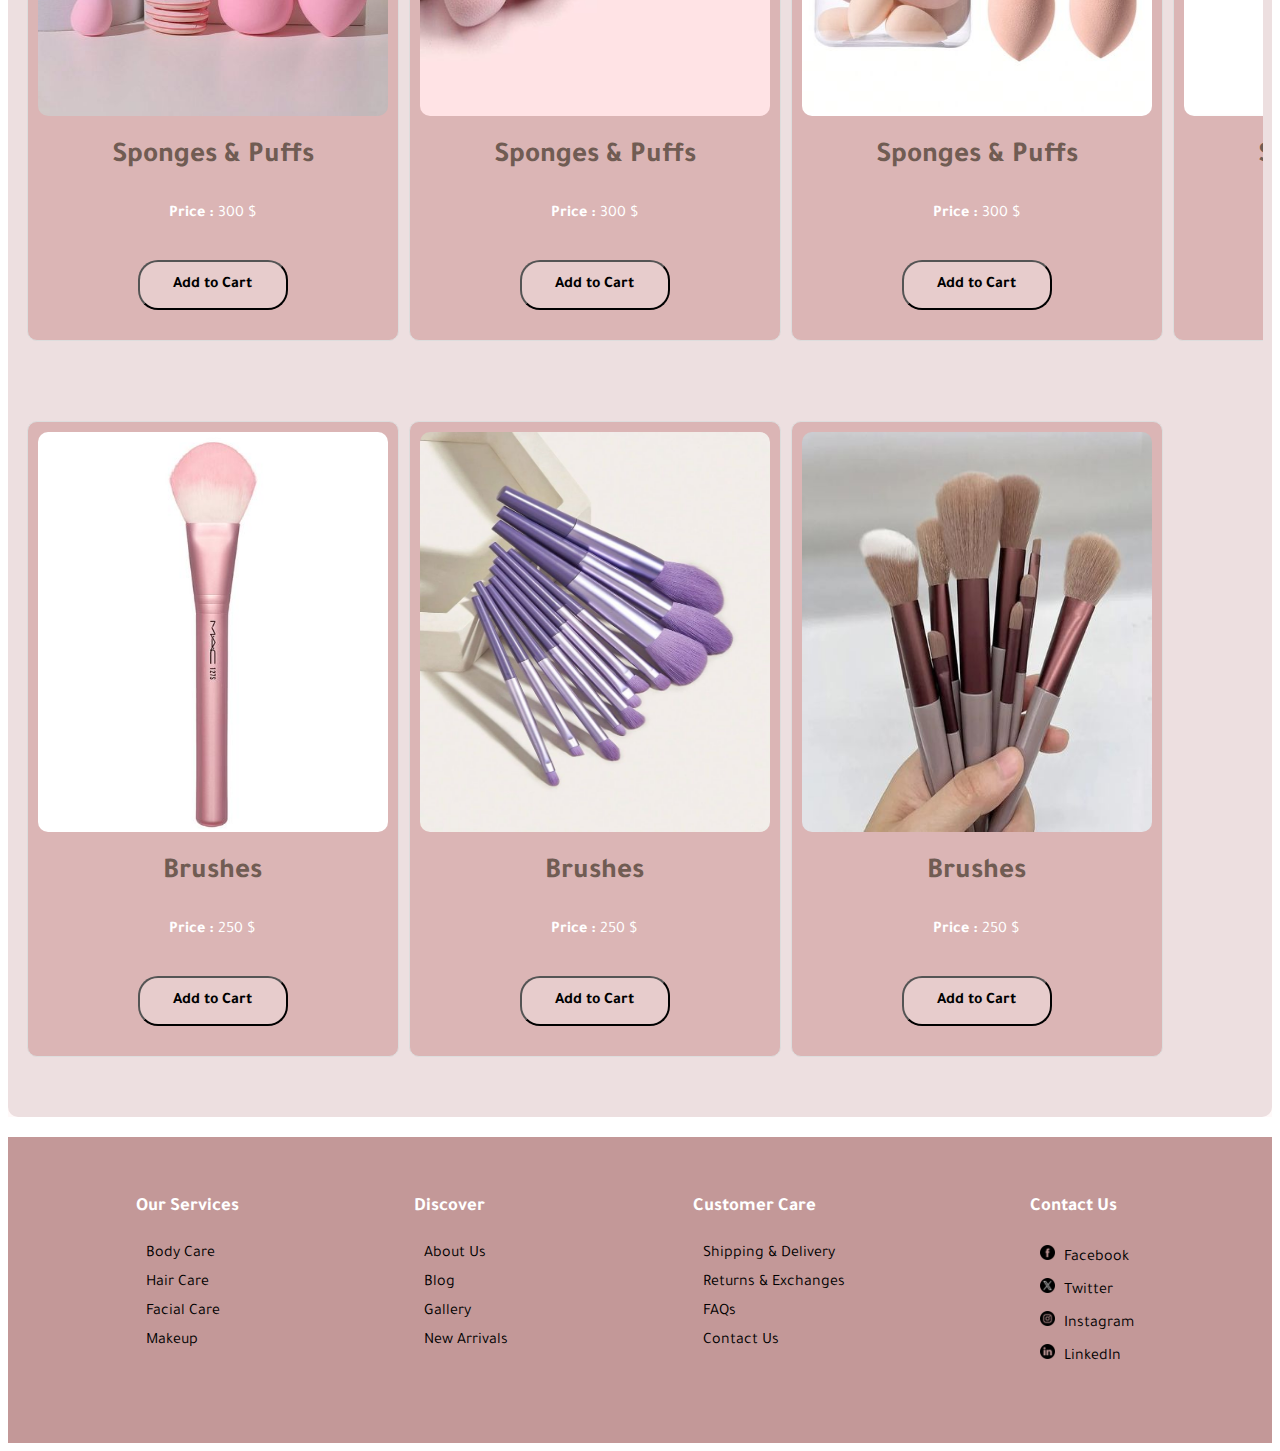
<file: makeup.html>
<!DOCTYPE html>
<html lang="en">
<head>
    <meta charset="UTF-8">
    <meta name="viewport" content="width=device-width, initial-scale=1.0">
    <title> Makeup </title>
    <link rel="stylesheet" href="CSS/all.css">
    <script src="script.js"></script>
</head>
<body>
    <nav class="navbar">
        <div class="navdiv">
            <a href="index.html">HOME</a>
            <a href="body.html">Body Care</a>
            <a href="hair.html">Hair Care</a>
            <a href="facial.html">Facial Care</a>
            <a href="makeup.html" class="active">Makeup</a>
            <input type="text" id="search-box" placeholder="Search for products...">

        <div class="cart-icon" onclick="toggleCart()">
            <img src="imgs/cart.png" alt="" height="30px" width="30px">
        </div>

        <div id="overlay" onclick="toggleCart()"></div>
            <div id="cart-popup">
                <h2>Your Cart</h2>
                <ul id="cart-items">
                    <!-- products added automatecally with js  -->
                </ul>
                <p>Total: $ <span id="cart-total"> 0 </span> </p>
                <button class="close-btn" onclick="toggleCart()">Close</button>
            </div>
        </div>
        
    </nav>
        <div class="subcontainer">
            <div class="logo">
                <a href="#">
                    <img src="imgs/logo.jpg" alt="" >
                </a>
            </div>
            
            <div id="confirmation-message" style="position: fixed; top: 50%; left: 50%; transform: translate(-50%, -50%); background-color: rgba(0, 0, 0, 0.7); color: white; padding: 15px 30px; border-radius: 5px; display: none; font-size: 16px; z-index: 1000;">
            </div>
        <div class="makeup">
            <div class="category" id="face">
                    <marquee behavior="slide" direction="" scrollamount="15"><i><h2>Face</h2></i></marquee>
                <div class="product-container">
                    <div class="product">
                        <img src="imgs/concealer.jpeg" alt="" width="300px" height="400px">
                        <h4>Concealer</h4> <p><span><b>Price : </b></span> 250 $</p>
                        <button onclick="addToCart(this, 'Concealer', 250)">Add to cart</button><br>
                    </div>
                    <div class="product">
                        <img src="imgs/concealer1.jpeg" alt="" width="350px" height="400px">
                        <h4>Concealer</h4> <p><span><b>Price : </b></span> 250 $</p>
                        <button onclick="addToCart(this, 'Concealer1', 250)">Add to cart</button><br>
                    </div>
                    <div class="product">
                        <img src="imgs/concealer2.jpg" alt="" width="300px" height="400px">
                        <h4>Concealer</h4> <p><span><b>Price : </b></span> 250 $</p>
                        <button onclick="addToCart(this, 'Concealer2', 250)">Add to cart</button><br>
                    </div>
                    <div class="product">
                        <img src="imgs/concealer.jpg" alt="" width="300px" height="400px">
                        <h4>Concealer</h4> <p><span><b>Price : </b></span> 250 $</p>
                        <button onclick="addToCart(this, 'Concealer3', 250)">Add to cart</button><br>
                    </div>
                    
                </div>
                <div class="product-container">
                    <div class="product">
                        <img src="imgs/contour2.jpeg" alt="" width="200px" height="250px">
                        <h4>Contour</h4> <p><span><b>Price : </b></span> 250 $</p>
                        <button onclick="addToCart(this, 'Contour', 250)">Add to cart</button><br>
                    </div>
                    <div class="product">
                        <img src="imgs/contour.jpg" alt="" width="200px" height="250px">
                        <h4>Contour</h4> <p><span><b>Price : </b></span> 250 $</p>
                        <button onclick="addToCart(this, 'Contour1', 250)">Add to cart</button><br>
                    </div>
                    <div class="product">
                        <img src="imgs/countour1.jpeg" alt="" width="200px" height="250px">
                        <h4>Contour</h4> <p><span><b>Price : </b></span> 250 $</p>
                        <button onclick="addToCart(this, 'Contour2', 250)">Add to cart</button><br>
                    </div>
                    <div class="product">
                        <img src="imgs/contour.jpeg" alt="" width="200px" height="250px">
                        <h4>Contour</h4> <p><span><b>Price : </b></span> 250 $</p>
                        <button onclick="addToCart(this, 'Contour3', 250)">Add to cart</button><br>
                    </div>
                </div>
                <div class="product-container">
                    <div class="product">
                        <img src="imgs/foundation.jpg" alt="" width="200px" height="250px">
                        <h4>Foundation</h4> <p><span><b>Price : </b></span> 250 $</p>
                        <button onclick="addToCart(this, 'Foundation', 250)">Add to cart</button><br>
                    </div>
                    <div class="product">
                        <img src="imgs/foundation.jpeg" alt="" width="200px" height="250px">
                        <h4>Foundation</h4> <p><span><b>Price : </b></span> 250 $</p>
                        <button onclick="addToCart(this, 'Foundation1', 250)">Add to cart</button><br>
                    </div>
                    <div class="product">
                        <img src="imgs/foundation2.jpg" alt="" width="200px" height="275px">
                        <h4>Foundation</h4> <p><span><b>Price : </b></span> 250 $</p>
                        <button onclick="addToCart(this, 'Foundation2', 250)">Add to cart</button><br>
                    </div>
                    <div class="product">
                        <img src="imgs/foundation1.jpeg" alt="" width="200px" height="250px">
                        <h4>Foundation</h4> <p><span><b>Price : </b></span> 250 $</p>
                        <button onclick="addToCart(this, 'Foundation3', 250)">Add to cart</button><br>
                    </div>
                    
                </div>
                <div class="product-container">
                    <div class="product">
                        <img src="imgs/highlighter.jpg" alt="" width="250px" height="250px">
                        <h4>Highlighter</h4> <p><span><b>Price : </b></span> 250 $</p>
                        <button onclick="addToCart(this, 'Highlighter', 250)">Add to cart</button><br>
                    </div>
                    <div class="product">
                        <img src="imgs/highlighting powder.jpeg" alt="" width="200px" height="250px">
                        <h4>Highlighter</h4> <p><span><b>Price : </b></span> 250 $</p>
                        <button onclick="addToCart(this, 'Highlighter1', 250)">Add to cart</button><br>
                    </div>
                    <div class="product">
                        <img src="imgs/Fenty Highlighter.jpeg" alt="" width="250px" height="250px">
                        <h4>Highlighter</h4> <p><span><b>Price : </b></span> 250 $</p>
                        <button onclick="addToCart(this, 'Highlighter2', 250)">Add to cart</button><br>
                    </div>
                    <div class="product">
                        <img src="imgs/Sheglam liquid highlighter (1).jpeg" alt="" width="200px" height="250px">
                        <h4>Highlighter</h4> <p><span><b>Price : </b></span> 250 $</p>
                        <button onclick="addToCart(this, 'Highlighter3', 250)">Add to cart</button><br>
                    </div>
                </div>
                <div class="product-container">
                    <div class="product">
                        <img src="imgs/blush.jpg" alt="" width="200px" height="250px">
                        <h4>Blush</h4> <p><span><b>Price : </b></span> 320 $</p>
                        <button onclick="addToCart(this, 'Blush', 320)">Add to cart</button><br>
                    </div>
                    <div class="product">
                        <img src="imgs/blush2.jpg" alt="" width="200px" height="250px">
                        <h4>Blush</h4> <p><span><b>Price : </b></span> 320 $</p>
                        <button onclick="addToCart(this, 'Blus1', 320)">Add to cart</button><br>
                    </div>
                    <div class="product">
                        <img src="imgs/blash.jpeg" alt="" width="150px" height="250px">
                        <h4>Blush</h4> <p><span><b>Price : </b></span> 320 $</p>
                        <button onclick="addToCart(this, 'Blush2', 320)">Add to cart</button><br>
                    </div>
                    <div class="product">
                        <img src="imgs/blasher.jpeg" alt="" width="200px" height="250px">
                        <h4>Blush</h4> <p><span><b>Price : </b></span> 320 $</p>
                        <button onclick="addToCart(this, 'Blush3', 320)">Add to cart</button><br>
                    </div>
                    
                    
                </div>
                <div class="product-container">
                    <div class="product">
                        <img src="imgs/powder.jpg" alt="" width="200px" height="200px">
                        <h4>Powder</h4> <p><span><b>Price : </b></span> 320 $</p>
                        <button onclick="addToCart(this, 'Powder', 320)">Add to Cort</button><br>
                    </div>
                    <div class="product">
                        <img src="imgs/powder2.jpg" alt="" width="200px" height="200px">
                        <h4>Powder</h4> <p><span><b>Price : </b></span> 320 $</p>
                        <button onclick="addToCart(this, 'Powder1', 320)">Add to Cort</button><br>
                    </div>
                    <div class="product">
                        <img src="imgs/powder2.jpeg" alt="" width="150px" height="200px">
                        <h4>Powder</h4> <p><span><b>Price : </b></span> 320 $</p>
                        <button onclick="addToCart(this, 'Powder2', 320)">Add to Cort</button><br>
                    </div>
                    <div class="product">
                        <img src="imgs/Loose Powder.jpeg" alt="" width="200px" height="200px">
                        <h4>Powder</h4> <p><span><b>Price : </b></span> 320 $</p>
                        <button onclick="addToCart(this, 'Powder3', 320)">Add to Cort</button><br>
                    </div>
                    
                </div>
            </div>
            <div class="category" id="eyes">
                <i><h2>Eyes</h2></i>
                <div class="product-container">
                    <div class="product">
                        <img src="imgs/eyebrow.jpg" alt="" width="200px" height="250px">
                        <h4>Eyebrow</h4>
                        <p><span><b>Price : </b></span> 320 $</p>
                        <button onclick="addToCart(this, 'Eyebrow', 320)">Add to Cart</button><br>
                    </div>
                    <div class="product">
                        <img src="imgs/Eyebrow Makeup.jpeg" alt="" width="150px" height="250px">
                        <h4>Eyebrow</h4>
                        <p><span><b>Price : </b></span> 320 $</p>
                        <button onclick="addToCart(this, 'Eyebrow1', 320)">Add to Cart</button><br>
                    </div>
                    <div class="product">
                        <img src="imgs/eyebrow1.jpg" alt="" width="200px" height="250px">
                        <h4>Eyebrow</h4>
                        <p><span><b>Price : </b></span> 320 $</p>
                        <button onclick="addToCart(this, 'Eyebrow2', 320)">Add to Cart</button><br>
                    </div>
                    <div class="product">
                        <img src="imgs/Eyebrow Pomade.jpeg" alt="" width="150px" height="250px">
                        <h4>Eyebrow</h4>
                        <p><span><b>Price : </b></span> 320 $</p>
                        <button onclick="addToCart(this, 'Eyebrow3', 320)">Add to Cart</button><br>
                    </div>
                </div>
                
                <div class="product-container">
                    <div class="product">
                        <img src="imgs/eyeshadow.jpg" alt="" width="175px" height="250px">
                        <h4>Eyeshadow</h4>
                        <p><span><b>Price : </b></span> 550 $</p>
                        <button onclick="addToCart(this, 'Eyeshadow', 550)">Add to Cart</button><br>
                    </div>
                    <div class="product">
                        <img src="imgs/eyeshadow1.jpg" alt="" width="200px" height="250px">
                        <h4>Eyeshadow</h4>
                        <p><span><b>Price : </b></span> 550 $</p>
                        <button onclick="addToCart(this, 'Eyeshadow1', 550)">Add to Cart</button><br>
                    </div>
                    <div class="product">
                        <img src="imgs/eyeshadow2.jpg" alt="" width="200px" height="250px">
                        <h4>Eyeshadow</h4>
                        <p><span><b>Price : </b></span> 550 $</p>
                        <button onclick="addToCart(this, 'Eyeshadow2', 550)">Add to Cart</button><br>
                    </div>
                </div>
                
                <div class="product-container">
                    <div class="product">
                        <img src="imgs/mascara.jpg" alt="" width="200px" height="300px">
                        <h4>Mascara</h4>
                        <p><span><b>Price : </b></span> 550 $</p>
                        <button onclick="addToCart(this, 'Mascara', 550)">Add to Cart</button><br>
                    </div>
                    <div class="product">
                        <img src="imgs/mascara2.jpg" alt="" width="200px" height="300px">
                        <h4>Mascara</h4>
                        <p><span><b>Price : </b></span> 550 $</p>
                        <button onclick="addToCart(this, 'Mascara1', 550)">Add to Cart</button><br>
                    </div>
                    <div class="product">
                        <img src="imgs/mascara4.jpg" alt="" width="200px" height="300px">
                        <h4>Mascara</h4>
                        <p><span><b>Price : </b></span> 550 $</p>
                        <button onclick="addToCart(this, 'Mascara2', 550)">Add to Cart</button><br>
                    </div>
                    <div class="product">
                        <img src="imgs/mascara5.jpg" alt="" width="200px" height="300px">
                        <h4>Mascara</h4>
                        <p><span><b>Price : </b></span> 550 $</p>
                        <button onclick="addToCart(this, 'Mascara3', 550)">Add to Cart</button><br>
                    </div>
                </div>
                
                <div class="product-container">
                    <div class="product">
                        <img src="imgs/eyeliner1.jpg" alt="" width="200px" height="300px">
                        <h4>Eyeliner</h4>
                        <p><span><b>Price : </b></span> 360 $</p>
                        <button onclick="addToCart(this, 'Eyeliner', 360)">Add to Cart</button><br>
                    </div>
                    <div class="product">
                        <img src="imgs/eyeliner2.jpg" alt="" width="200px" height="300px">
                        <h4>Eyeliner</h4>
                        <p><span><b>Price : </b></span> 360 $</p>
                        <button onclick="addToCart(this, 'Eyeliner1', 360)">Add to Cart</button><br>
                    </div>
                    <div class="product">
                        <img src="imgs/eyeliner.jpg" alt="" width="200px" height="300px">
                        <h4>Eyeliner</h4>
                        <p><span><b>Price : </b></span> 360 $</p>
                        <button onclick="addToCart(this, 'Eyeliner2', 360)">Add to Cart</button><br>
                    </div>
                </div>
                
            </div>
            <div class="category" id="lips">
                <i><h2>Lips</h2></i>
                <div class="product-container">
                    <div class="product">
                        <img src="imgs/lipstick3.jpg" alt="" width="200px" height="250px">
                        <h4>Lip Stick</h4>
                        <p><span><b>Price : </b></span> 360 $</p>
                        <button onclick="addToCart(this, 'Lip Stick', 360)">Add to Cart</button><br>
                    </div>
                    <div class="product">
                        <img src="imgs/lipstick5.jpg" alt="" width="200px" height="250px">
                        <h4>Lip Stick</h4>
                        <p><span><b>Price : </b></span> 360 $</p>
                        <button onclick="addToCart(this, 'Lip Stick1', 360)">Add to Cart</button><br>
                    </div>
                    <div class="product">
                        <img src="imgs/lipstick8.jpg" alt="" width="200px" height="250px">
                        <h4>Lip Stick</h4>
                        <p><span><b>Price : </b></span> 360 $</p>
                        <button onclick="addToCart(this, 'Lip Stick2', 360)">Add to Cart</button><br>
                    </div>
                    <div class="product">
                        <img src="imgs/lipstick9.jpg" alt="" width="200px" height="250px">
                        <h4>Lip Stick</h4>
                        <p><span><b>Price : </b></span> 360 $</p>
                        <button onclick="addToCart(this, 'Lip Stick3', 360)">Add to Cart</button><br>
                    </div>
                </div>
                
                <div class="product-container">
                    <div class="product">
                        <img src="imgs/lipgloss7.jpg" alt="" width="200px" height="250px">
                        <h4>Lip Gloss</h4>
                        <p><span><b>Price : </b></span> 150 $</p>
                        <button onclick="addToCart(this, 'Lip Gloss', 150)">Add to Cart</button><br>
                    </div>
                    <div class="product">
                        <img src="imgs/lipgloss4.jpg" alt="" width="150px" height="250px">
                        <h4>Lip Gloss</h4>
                        <p><span><b>Price : </b></span> 150 $</p>
                        <button onclick="addToCart(this, 'Lip Gloss1', 150)">Add to Cart</button><br>
                    </div>
                    <div class="product">
                        <img src="imgs/lipgloss6.jpg" alt="" width="200px" height="250px">
                        <h4>Lip Gloss</h4>
                        <p><span><b>Price : </b></span> 150 $</p>
                        <button onclick="addToCart(this, 'Lip Gloss2', 150)">Add to Cart</button><br>
                    </div>
                    <div class="product">
                        <img src="imgs/lipgloss.jpg" alt="" width="200px" height="250px">
                        <h4>Lip Gloss</h4>
                        <p><span><b>Price : </b></span> 150 $</p>
                        <button onclick="addToCart(this, 'Lip Gloss3', 150)">Add to Cart</button><br>
                    </div>
                </div>
                
                <div class="product-container">
                    <div class="product">
                        <img src="imgs/lipliner.jpg" alt="" width="200px" height="300px">
                        <h4>Lip Liner</h4>
                        <p><span><b>Price : </b></span> 150 $</p>
                        <button onclick="addToCart(this, 'Lip Liner', 150)">Add to Cart</button><br>
                    </div>
                    <div class="product">
                        <img src="imgs/lipliner3.jpg" alt="" width="200px" height="300px">
                        <h4>Lip Liner</h4>
                        <p><span><b>Price : </b></span> 150 $</p>
                        <button  onclick="addToCart(this, 'Lip Liner1', 150)">Add to Cart</button><br>
                    </div>
                    <div class="product">
                        <img src="imgs/lipliner2.jpg" alt="" width="200px" height="300px">
                        <h4>Lip Liner</h4>
                        <p><span><b>Price : </b></span> 150 $</p>
                        <button  onclick="addToCart(this, 'Lip Liner2', 150)">Add to Cart</button><br>
                    </div>
                </div>
                
                <div class="product-container">
                    <div class="product">
                        <img src="imgs/liptint1.jpg" alt="" width="250px" height="300px">
                        <h4>Lip Tint</h4>
                        <p><span><b>Price : </b></span> 300 $</p>
                        <button onclick="addToCart(this, 'Lip Tint', 300)">Add to Cart</button><br>
                    </div>
                    <div class="product">
                        <img src="imgs/liptint3.jpg" alt="" width="200px" height="300px">
                        <h4>Lip Tint</h4>
                        <p><span><b>Price : </b></span> 300 $</p>
                        <button onclick="addToCart(this, 'Lip Tint1', 300)">Add to Cart</button><br>
                    </div>
                    <div class="product">
                        <img src="imgs/liptint5.jpg" alt="" width="200px" height="300px">
                        <h4>Lip Tint</h4>
                        <p><span><b>Price : </b></span> 300 $</p>
                        <button onclick="addToCart(this, 'Lip Tint2', 300)">Add to Cart</button><br>
                    </div>
                    <div class="product">
                        <img src="imgs/liptint6.jpg" alt="" width="200px" height="300px">
                        <h4>Lip Tint</h4>
                        <p><span><b>Price : </b></span> 300 $</p>
                        <button onclick="addToCart(this, 'Lip Tint3', 300)">Add to Cart</button><br>
                    </div>
                </div>
                
            </div>
            <div class="category" id="tools">
                <i><h2>Makeup Tools</h2></i>
                
                
                <div class="product-container">
                    <div class="product">
                        <img src="imgs/puff1.jpg" alt="" width="200px" height="250px">
                        <h4>Sponges & Puffs</h4>
                        <p><span><b>Price : </b></span> 300 $</p>
                        <button onclick="addToCart(this, 'Sponges & Puffs', 300)">Add to Cart</button><br>
                    </div>
                    <div class="product">
                        <img src="imgs/brushes2.jpg" alt="" width="200px" height="250px">
                        <h4>Sponges & Puffs</h4>
                        <p><span><b>Price : </b></span> 300 $</p>
                        <button onclick="addToCart(this, 'Sponges & Puffs1', 300)">Add to Cart</button><br>
                    </div>
                    <div class="product">
                        <img src="imgs/puff4.jpg" alt="" width="200px" height="250px">
                        <h4>Sponges & Puffs</h4>
                        <p><span><b>Price : </b></span> 300 $</p>
                        <button onclick="addToCart(this, 'Sponges & Puffs2', 300)">Add to Cart</button><br>
                    </div>
                    <div class="product">
                        <img src="imgs/puff.jpg" alt="" width="200px" height="250px">
                        <h4>Sponges & Puffs</h4>
                        <p><span><b>Price : </b></span> 300 $</p>
                        <button onclick="addToCart(this, 'Sponges & Puffs3', 300)">Add to Cart</button><br>
                    </div>
                </div>
                <div class="product-container">
                    <div class="product">
                        <img src="imgs/brushes1.jpg" alt="" width="200px" height="225px">
                        <h4>Brushes</h4>
                        <p><span><b>Price : </b></span> 250 $</p>
                        <button onclick="addToCart(this, 'Brushes', 250)">Add to Cart</button><br>
                    </div>
                    <div class="product">
                        <img src="imgs/brushes.jpg" alt="" width="200px" height="225px">
                        <h4>Brushes</h4>
                        <p><span><b>Price : </b></span> 250 $</p>
                        <button onclick="addToCart(this, 'Brushes1', 250)">Add to Cart</button><br>
                    </div>
                    <div class="product">
                        <img src="imgs/brushes3.jpg" alt="" width="200px" height="225px">
                        <h4>Brushes</h4>
                        <p><span><b>Price : </b></span> 250 $</p>
                        <button onclick="addToCart(this, 'Brushes2', 250)">Add to Cart</button><br>
                    </div>
                </div>
            </div>
        </div>
        </div>
            
        
        <footer>
            <div class="our-services">
                <h3>Our Services</h3>
                <ul>
                    <li><a href="body.html">Body Care</a></li>
                    <li><a href="hair.html">Hair Care</a></li>
                    <li><a href="facial.html">Facial Care</a></li>
                    <li><a href="makeup.html">Makeup</a></li>
                </ul>
            </div>
        
            <div class="discover">
                <h3>Discover</h3>
                <ul>
                    <li><a href="about.html">About Us</a></li>
                    <li><a href="blog.html">Blog</a></li>
                    <li><a href="gallery.html">Gallery</a></li>
                    <li><a href="new-arrivals.html">New Arrivals</a></li>
                </ul>
            </div>

            <div class="customer-care">
                <h3>Customer Care</h3>
                <ul>
                    <li><a href="shipping.html">Shipping & Delivery</a></li>
                    <li><a href="returns.html">Returns & Exchanges</a></li>
                    <li><a href="faq.html">FAQs</a></li>
                    <li><a href="contact-us.html">Contact Us</a></li>
                </ul>
            </div>
            
            <div class="contact">
                <h3>Contact Us</h3>
                <ul>
                    <li><a href="#"><img src="imgs/facebook.png" alt="Facebook" width="15" height="15"> Facebook</a></li>
                    <li><a href="#"><img src="imgs/twitter.png" alt="Twitter" width="15" height="15"> Twitter</a></li>
                    <li><a href="#"><img src="imgs/instagram.png" alt="Instagram" width="15" height="15"> Instagram</a></li>
                    <li><a href="#"><img src="imgs/linkedin.png" alt="LinkedIn" width="15" height="15"> LinkedIn</a></li>
                </ul>
            </div>
        </footer>
</body>
</html>
</file>
<file: CSS/all.css>
@import url('https://fonts.googleapis.com/css2?family=Roboto:ital,wght@0,100;0,300;0,400;0,500;0,700;0,900;1,100;1,300;1,400;1,500;1,700;1,900&family=Tajawal:wght@200;300;400;500;700;800;900&display=swap');
    *{
    font-family: "Tajawal", serif;
    text-decoration: none;
    }
    .logo{
        display: grid;
        padding: 80px 0 20px;
        margin: auto;
        margin-top: 40px;
        margin-bottom: 40px;
        width: 100%;
        align-items: center;
        justify-content: center;
        font-size: 20px;
        color: inherit;
    }
    .logo img{
        border-radius: 20px;
    }
    .subcontainer{
        background-color: #FFF9F9;
    }
    .navbar {
        display: flex;
        position: fixed;
        flex-direction: row;
        justify-content:center;
        align-items: center;
        top: 0;
        width: 100%;
        height: 60px;
        margin: auto;
        padding: 0;
        overflow: hidden;
        background-color: #C39898;
        z-index: 1;
    }
    .navbar a {
        flex: 1;
        color: #ecf0f1;
        text-align: center;
        padding: 10px 50px;
        text-decoration: none;
        font-size: 1.5em;
        font-weight: 500;
        transition: background-color 0.3s, color 0.3s;
    }
    .navbar a:hover {
        background-color: #E7CCCC;
        color: #ecf0f1;
    }
    nav a.active {
        background-color: #E7CCCC; 
        color: white;
        font-weight: bold;
        border-radius: 5px; 
    }
    .subcontainer{
        background-color: #FFF9F9;
    }
    .facialcare,.haircare,.BodyCare{
        background-color: #EDDFE0;
        color: #c377ca;
        text-align: center;
        border-radius: 10px;
        padding: 20px 0;
        width: 100%;
        margin: 20px 0;
    }
    .product-container {
        display: grid;
        gap: 10px;
        padding: 10px;
        width: 97%;
        margin: auto;
        grid-template-columns: repeat(4, 1fr);
        grid-template-rows: 1fr;
        position: relative;
        overflow: hidden;
    }
    .product{
        background-color: #DBB5B5 ;
        border: 1px solid #ddd;
        border-radius: 10px;
        padding: 10px;
        color: white;
        margin: 30px 0px;
    }
    .product-container img{
        margin: auto;
        width:350px;
        height: 400px;
        border-radius: 10px;
        z-index: 2;
    }
    .product-container h4{
        margin: auto;
        text-align: center;
        font-size: 1.8em;
        padding: 15px;
        color: #705C53;
    }
    .product-container img:hover{
        transition: opacity 0.3s ease;
        transform: scale(0.9);
    }
    footer {
        background-color: #C39898;
        color: white;
        padding: 40px;
        display: flex;
        justify-content: space-around;
        align-items: flex-start;
        text-align: left;
        margin-top: 20px;
    }
    footer h3 {
        margin-bottom: 15px;
        color: white;
    }
    footer ul {
        list-style: none;
        padding: 10px;
    }
    footer li {
        margin-bottom: 10px;
    }
    footer img {
        margin-right: 5px;
    }
    footer a {
        color: #000000;
        transition: color 0.3s ease-in-out;
    }
    footer a:hover {
        color: white;
    }

    button{
        background-color: #E7CCCC;
        border-radius: 20px;
        padding: 5px;
        margin: 20px;
        font-weight: 700;
        height: 50px;
        width: 150px;
        font-size: 1em;
        cursor: pointer;
    }
    button:hover{
        color: #705C53;
        height: 40px;
        width: 140px;
        font-weight: 500;
    }
    .category,marquee{
        background-color: #EDDFE0;
        text-align: center;
        border-radius: 10px;
        padding: 20px 0;
        width: 100%;
        margin: 20px 0;
    }
    .category h2{
        font-weight: 700;
        font-size: 2em;
        background-color: #DBB5B5;
        width: 90%;
        margin: auto;
        border-radius: 20px;
        color: #ecf0f1;
    }
    #cart-popup {
        position: fixed;
        top: 50%;
        left: 50%;
        transform: translate(-50%, -50%);
        width: 80%;
        max-width: 400px;
        background-color: white;
        border: 1px solid #ccc;
        box-shadow: 0 4px 8px rgba(0, 0, 0, 0.2);
        padding: 20px;
        z-index: 1000;
        display: none;
    }
    #cart-popup h2 {
        margin-top: 0;
    }
    #overlay {
        position: fixed;
        top: 0;
        left: 0;
        width: 100%;
        height: 100%;
        background-color: rgba(0, 0, 0, 0.5);
        z-index: 999;
        display: none; 
    }
    .close-btn {
        background-color: #ff5c5c;
        color: white;
        border: none;
        padding: 10px 20px;
        cursor: pointer;
        float: right;
    }
    .cart-icon {
        font-size: 24px;
        cursor: pointer;
        position: fixed;
        top: 20px;
        right: 20px;
    }
    input{
        border-radius: 10px;
        border: none;
    }
</file>
